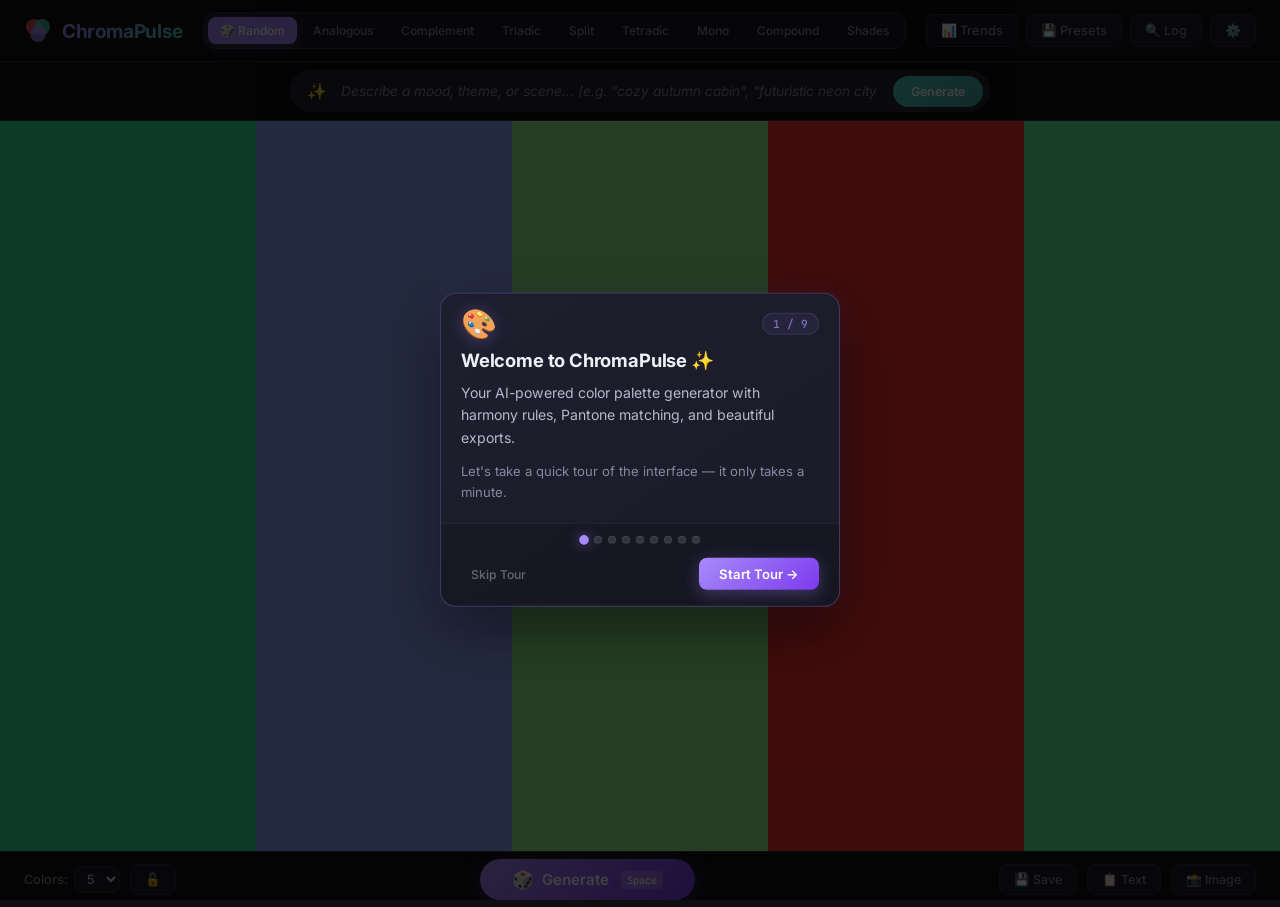
<file: index.html>
<!DOCTYPE html>
<html lang="en">

<head>
    <meta charset="UTF-8">
    <meta name="viewport" content="width=device-width, initial-scale=1.0">
    <title>ChromaPulse — Color Palette Generator</title>
    <meta name="description"
        content="Generate stunning color palettes with harmony rules, trending palettes, Pantone matching, and preset saving.">
    <link
        href="https://fonts.googleapis.com/css2?family=Inter:wght@300;400;500;600;700;800&family=JetBrains+Mono:wght@400;500&display=swap"
        rel="stylesheet">
    <link rel="stylesheet" href="styles.css">
    <link rel="stylesheet" href="onboarding.css">
</head>

<body>
    <!-- Header -->
    <header id="app-header">
        <div class="header-left">
            <div class="logo">
                <svg width="28" height="28" viewBox="0 0 28 28" fill="none">
                    <circle cx="10" cy="10" r="8" fill="#FF6B6B" opacity="0.8" />
                    <circle cx="18" cy="10" r="8" fill="#4ECDC4" opacity="0.8" />
                    <circle cx="14" cy="17" r="8" fill="#A78BFA" opacity="0.8" />
                </svg>
                <h1>ChromaPulse</h1>
            </div>
        </div>
        <div class="header-center">
            <div class="harmony-selector" id="harmony-selector">
                <button class="harmony-btn active" data-harmony="random" title="Random">🎲 Random</button>
                <button class="harmony-btn" data-harmony="analogous" title="Analogous">Analogous</button>
                <button class="harmony-btn" data-harmony="complementary" title="Complementary">Complement</button>
                <button class="harmony-btn" data-harmony="triadic" title="Triadic">Triadic</button>
                <button class="harmony-btn" data-harmony="split-complementary"
                    title="Split Complementary">Split</button>
                <button class="harmony-btn" data-harmony="tetradic" title="Tetradic / Square">Tetradic</button>
                <button class="harmony-btn" data-harmony="monochromatic" title="Monochromatic">Mono</button>
                <button class="harmony-btn" data-harmony="compound" title="Compound">Compound</button>
                <button class="harmony-btn" data-harmony="shades" title="Shades">Shades</button>
            </div>
        </div>
        <div class="header-right">
            <button id="btn-trending" class="icon-btn" title="Trending Palettes">📊 Trends</button>
            <button id="btn-presets" class="icon-btn" title="Saved Presets">💾 Presets</button>
            <button id="btn-debug" class="icon-btn" title="LLM Debug Log">🔍 Log</button>
            <button id="btn-settings" class="icon-btn" title="AI Settings">⚙️</button>
        </div>
    </header>

    <!-- Prompt Bar -->
    <div id="prompt-bar">
        <div class="prompt-wrapper">
            <span class="prompt-icon">✨</span>
            <input type="text" id="prompt-input"
                placeholder='Describe a mood, theme, or scene... (e.g. "cozy autumn cabin", "futuristic neon city")'
                autocomplete="off">
            <button id="btn-prompt-generate" class="prompt-btn" title="Generate from prompt">Generate</button>
        </div>
    </div>

    <!-- Main Palette Display -->
    <main id="palette-container">
        <!-- Colors will be injected here by JS -->
    </main>

    <!-- Bottom Bar -->
    <footer id="bottom-bar">
        <div class="bottom-left">
            <label class="color-count-label">
                Colors:
                <select id="color-count">
                    <option value="3">3</option>
                    <option value="4">4</option>
                    <option value="5" selected>5</option>
                    <option value="6">6</option>
                    <option value="7">7</option>
                </select>
            </label>
            <button id="btn-lock-all" class="small-btn" title="Lock/Unlock All">🔓</button>
        </div>
        <div class="bottom-center">
            <button id="btn-generate" class="generate-btn" title="Generate New Palette (Spacebar)">
                <span class="gen-icon">🎲</span>
                <span>Generate</span>
                <kbd>Space</kbd>
            </button>
        </div>
        <div class="bottom-right">
            <button id="btn-save" class="small-btn" title="Save Current Palette">💾 Save</button>
            <button id="btn-export" class="small-btn" title="Export as Text">📋 Text</button>
            <button id="btn-export-img" class="small-btn" title="Export as Image">📸 Image</button>
        </div>
    </footer>

    <!-- Image Export Preview -->
    <div id="export-preview" class="dialog hidden">
        <div class="dialog-content export-dialog-content">
            <h3>📸 Swatch Card</h3>
            <div id="export-canvas-wrap">
                <canvas id="export-canvas"></canvas>
            </div>
            <div class="dialog-actions export-actions">
                <button id="export-close" class="small-btn">Close</button>
                <button id="export-copy-img" class="small-btn primary">📋 Copy to Clipboard</button>
                <button id="export-download" class="small-btn primary">⬇ Full Palette</button>
                <button id="export-cards" class="small-btn primary">🃏 Individual Cards</button>
            </div>
        </div>
    </div>

    <!-- Hidden canvas for rendering -->
    <canvas id="render-canvas" style="display:none;"></canvas>

    <!-- Presets Panel -->
    <div id="presets-panel" class="side-panel hidden">
        <div class="panel-header">
            <h2>Saved Presets</h2>
            <button class="panel-close" id="close-presets">✕</button>
        </div>
        <div id="presets-list" class="panel-body">
            <p class="empty-state">No presets saved yet. Generate a palette and hit Save!</p>
        </div>
    </div>

    <!-- Trending Panel -->
    <div id="trending-panel" class="side-panel hidden">
        <div class="panel-header">
            <h2>Trending Palettes</h2>
            <button class="panel-close" id="close-trending">✕</button>
        </div>
        <div id="trending-list" class="panel-body">
            <!-- Populated by JS -->
        </div>
    </div>

    <!-- Debug Log Panel -->
    <div id="debug-panel" class="side-panel hidden">
        <div class="panel-header">
            <h2>🔍 LLM Query Log</h2>
            <div style="display:flex;gap:6px;">
                <button class="panel-close" id="clear-debug" title="Clear Log">🗑️</button>
                <button class="panel-close" id="close-debug">✕</button>
            </div>
        </div>
        <div id="debug-list" class="panel-body">
            <p class="empty-state">No queries yet. Use the prompt bar to generate a palette.</p>
        </div>
    </div>

    <!-- Overlay -->
    <div id="overlay" class="overlay hidden"></div>

    <!-- Toast -->
    <div id="toast" class="toast hidden"></div>

    <!-- Save Dialog -->
    <div id="save-dialog" class="dialog hidden">
        <div class="dialog-content">
            <h3>Save Palette</h3>
            <input type="text" id="preset-name" placeholder="My Cool Palette" maxlength="40" autocomplete="off">
            <div class="dialog-actions">
                <button id="save-cancel" class="small-btn">Cancel</button>
                <button id="save-confirm" class="small-btn primary">Save</button>
            </div>
        </div>
    </div>

    <!-- AI Settings Dialog -->
    <div id="settings-dialog" class="dialog hidden">
        <div class="dialog-content settings-dialog-content">
            <h3>⚙️ AI Settings</h3>
            <p class="settings-desc">
                Prompt generation works <strong>offline</strong> with smart keyword matching (100+ keywords).<br><br>
                For richer AI-powered results, choose a provider below.
            </p>

            <label class="settings-label">Provider</label>
            <select id="ai-provider">
                <option value="ollama">🏠 Ollama (local, free)</option>
                <option value="openai">🔑 OpenAI API</option>
                <option value="groq">⚡ Groq (free tier)</option>
                <option value="openrouter">🌐 OpenRouter</option>
            </select>

            <div id="ollama-setup-wrap">
                <div class="settings-setup">
                    <div class="setup-step">
                        <span class="step-num">1</span>
                        <span>Install <a href="https://ollama.com/download" target="_blank"
                                style="color:#4ecdc4;">Ollama</a></span>
                    </div>
                    <div class="setup-step">
                        <span class="step-num">2</span>
                        <span>Run: <code>ollama pull qwen3.5:35b-a3b</code></span>
                    </div>
                    <div class="setup-step">
                        <span class="step-num">3</span>
                        <span>Keep Ollama running, then hit "Test Connection" below</span>
                    </div>
                </div>
            </div>

            <div id="api-key-wrap" class="hidden">
                <label class="settings-label">API Key</label>
                <input type="password" id="ai-api-key" placeholder="sk-..." autocomplete="off">
                <div id="api-key-help" style="font-size:0.72rem;color:#9CA3AF;margin-top:4px;"></div>
            </div>

            <label class="settings-label">Model</label>
            <select id="ollama-model">
                <optgroup label="⭐ Recommended">
                    <option value="qwen3.5:35b-a3b">Qwen 3.5 35B ⭐ (best knowledge)</option>
                    <option value="qwen3:8b">Qwen 3 8B (~5GB, great balance)</option>
                    <option value="qwen2.5:7b">Qwen 2.5 7B (~4.5GB)</option>
                </optgroup>
                <optgroup label="⚡ Faster">
                    <option value="qwen2.5:3b">Qwen 2.5 3B (~2GB)</option>
                    <option value="qwen2.5:1.5b">Qwen 2.5 1.5B (~1GB)</option>
                </optgroup>
                <optgroup label="Custom">
                    <option value="custom">Custom model...</option>
                </optgroup>
            </select>

            <div id="custom-model-wrap" class="hidden">
                <label class="settings-label">Custom Model Name</label>
                <input type="text" id="ollama-custom-model" placeholder="my-model:latest" autocomplete="off">
            </div>

            <div id="ollama-host-wrap">
                <label class="settings-label">Ollama Host</label>
                <input type="text" id="ollama-host" placeholder="http://localhost:11434" value="http://localhost:11434"
                    autocomplete="off">
            </div>

            <div class="settings-status" id="ai-status">Mode: <strong>Smart Keywords</strong> (offline)</div>

            <div style="margin-top:4px;margin-bottom:14px;">
                <button id="btn-restart-tour" class="small-btn"
                    style="width:100%;text-align:center;font-size:0.78rem;">🎓 Restart Onboarding Tour</button>
            </div>

            <div class="dialog-actions">
                <button id="settings-cancel" class="small-btn">Cancel</button>
                <button id="settings-test" class="small-btn">🔌 Test</button>
                <button id="settings-save" class="small-btn primary">Save</button>
            </div>
        </div>
    </div>

    <script src="pantone.js"></script>
    <script src="app.js"></script>
    <script src="onboarding.js"></script>
</body>

</html>
</file>
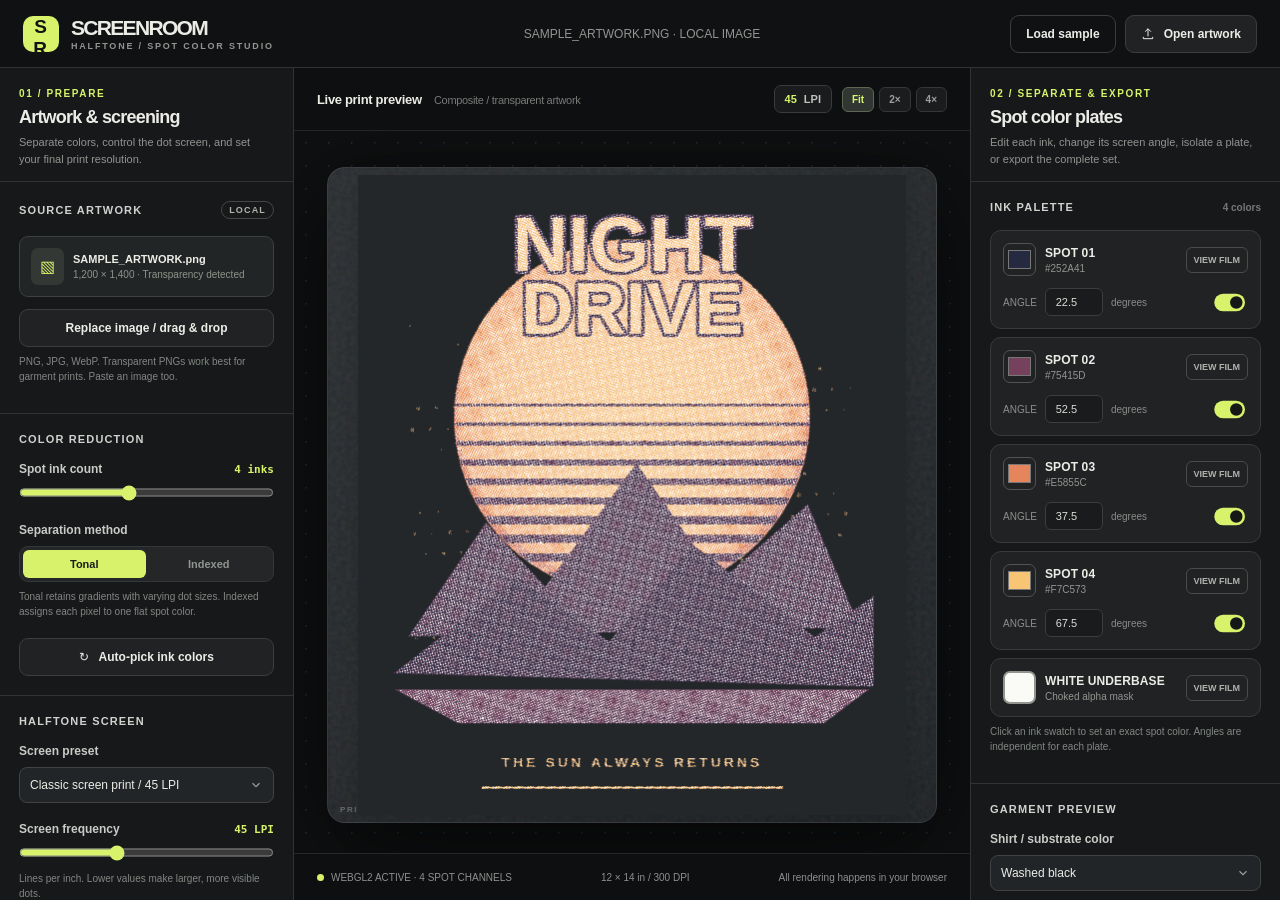
<file: screenroom.html>
<!DOCTYPE html>
<html lang="en">
<head>
<meta charset="utf-8">
<meta name="viewport" content="width=device-width,initial-scale=1,viewport-fit=cover">
<meta name="color-scheme" content="dark">
<title>SCREENROOM — Halftone & Spot Color Studio</title>
<style>
:root{--bg:#0d0e10;--panel:#16181a;--panel2:#1c1e20;--line:#303234;--text:#ecece7;--muted:#919590;--lime:#d8f36b;--accent:#d8f36b;--warm:#efa780;--danger:#f48b83;--radius:13px;font-family:Inter,ui-sans-serif,-apple-system,BlinkMacSystemFont,"Segoe UI",sans-serif;color:var(--text);background:var(--bg);font-synthesis:none}*{box-sizing:border-box}body{margin:0;min-width:320px;overflow-x:hidden}button,input,select{font:inherit}button{cursor:pointer;transition:background .15s,color .15s,border-color .15s}button:disabled{opacity:.42;cursor:not-allowed}button:focus-visible,input:focus-visible,select:focus-visible{outline:2px solid var(--accent);outline-offset:3px}header{height:68px;border-bottom:1px solid var(--line);display:flex;align-items:center;justify-content:space-between;padding:0 23px;gap:20px;background:#101113}.brand{display:flex;align-items:center;gap:12px;flex-shrink:0}.mark{width:36px;height:36px;background:var(--lime);color:#131313;border-radius:10px;display:grid;place-items:center;font-weight:950;font-size:19px;letter-spacing:-4px;padding-right:5px}.brandtext{font-weight:900;letter-spacing:-.08em;font-size:21px}.brandtext small{font-size:9px;color:var(--muted);display:block;letter-spacing:.2em;font-weight:700;margin-top:1px}.top-mid{color:var(--muted);font-size:12px;white-space:nowrap;overflow:hidden;text-overflow:ellipsis;max-width:40vw}.top-actions{display:flex;gap:9px;align-items:center}.button{border:1px solid #3b3e3d;background:#202224;color:var(--text);border-radius:9px;padding:11px 15px;font-size:12px;font-weight:750;display:inline-flex;align-items:center;justify-content:center;gap:9px;white-space:nowrap}.button:hover{background:#2a2d2c}.button.primary{background:var(--lime);border-color:var(--lime);color:#101311}.button.primary:hover{background:#e6ff88}.button.ghost{background:transparent}.button.compact{padding:8px 11px}.button.small{font-size:11px;padding:7px 10px}.button svg{width:14px;height:14px;fill:none;stroke:currentColor;stroke-width:1.7}.app{display:grid;grid-template-columns:294px minmax(0,1fr) 310px;height:calc(100vh - 68px);min-height:0;max-height:calc(100vh - 68px);overflow:hidden;grid-template-rows:minmax(0,1fr)}.side{min-height:0;overflow:auto;scrollbar-width:thin;scrollbar-color:#444 transparent;background:var(--panel)}.side.left{border-right:1px solid var(--line)}.side.right{border-left:1px solid var(--line)}.s-top{padding:20px 19px 12px;border-bottom:1px solid var(--line)}.eyebrow{font-size:10px;letter-spacing:.16em;font-weight:850;color:var(--lime);text-transform:uppercase}.s-top h2{font-size:18px;letter-spacing:-.045em;margin:8px 0 6px}.s-top p{font-size:11px;color:var(--muted);line-height:1.5;margin:0 0 2px}.section{padding:19px;border-bottom:1px solid var(--line)}.section h3{margin:0 0 17px;text-transform:uppercase;letter-spacing:.105em;font-weight:800;font-size:11px;color:#d0d2ce;display:flex;justify-content:space-between;align-items:center}.section h3 small{font-size:10px;color:#747976;text-transform:none;letter-spacing:0}.field{margin-bottom:19px}.field:last-child{margin-bottom:0}.field-head{display:flex;justify-content:space-between;align-items:center;gap:10px;margin-bottom:9px}.field-head label{font-size:12px;color:#c8cbc6;font-weight:650}.field-head output{font-size:11px;font-family:ui-monospace,SFMono-Regular,monospace;color:var(--lime);font-weight:750;white-space:nowrap}.hint{color:#838782;font-size:10px;line-height:1.5;margin-top:7px}.range{width:100%;margin:0;accent-color:var(--lime);height:15px;cursor:pointer}.inline{display:flex;gap:9px}.inline>*{flex:1;min-width:0}.num,.select{width:100%;background:#222527;border:1px solid #414442;color:var(--text);padding:10px;border-radius:8px;outline:none;font-size:12px}.num:focus,.select:focus{border-color:var(--lime)}.select{appearance:none;background-image:url("data:image/svg+xml,%3Csvg xmlns='http://www.w3.org/2000/svg' width='14' height='14' viewBox='0 0 24 24' fill='none' stroke='%239c9f9c' stroke-width='2'%3E%3Cpath d='m6 9 6 6 6-6'/%3E%3C/svg%3E");background-repeat:no-repeat;background-position:right 10px center;padding-right:25px}.seg{display:flex;background:#242628;border:1px solid #343739;border-radius:9px;padding:3px;gap:2px}.seg button{border:0;background:transparent;color:var(--muted);padding:8px 5px;font-size:11px;font-weight:800;border-radius:6px;flex:1}.seg button.active{background:var(--lime);color:#1a1b18}.switchrow{display:flex;align-items:center;justify-content:space-between;gap:10px;padding:7px 0}.switchrow div strong{display:block;font-size:12px}.switchrow div small{display:block;color:var(--muted);font-size:10px;margin-top:4px;line-height:1.4}.toggle{appearance:none;width:37px;height:21px;border-radius:30px;background:#46494b;position:relative;cursor:pointer;flex-shrink:0;border:0;transition:background .2s}.toggle:before{content:"";position:absolute;width:15px;height:15px;border-radius:50%;background:#fafafa;left:3px;top:3px;transition:transform .2s}.toggle:checked{background:var(--lime)}.toggle:checked:before{transform:translateX(16px);background:#161817}.sep{border:0;border-top:1px solid #333638;margin:17px 0}.stage{background:#0e0f10;position:relative;display:flex;flex-direction:column;overflow:auto;min-width:0}.stagebar{min-height:63px;border-bottom:1px solid #242628;padding:13px 23px;display:flex;align-items:center;justify-content:space-between;gap:15px;flex-wrap:wrap}.stagebar h1{margin:0;font-size:13px;letter-spacing:-.025em}.stagebar h1 span{color:#787b78;font-weight:500;margin-left:9px;font-size:11px}.stagebar .controls{display:flex;align-items:center;gap:10px}.chip{border:1px solid #3a3c3b;background:#191b1d;border-radius:7px;padding:7px 10px;color:#bdc0bb;font-weight:750;font-size:11px;display:flex;gap:7px;align-items:center}.chip strong{color:var(--lime)}.canvasarea{flex:1;min-height:0;display:flex;align-items:center;justify-content:center;padding:36px 26px 30px;position:relative;overflow:hidden;background-color:#0f1011;background-image:radial-gradient(#242627 1px,transparent 1px);background-size:23px 23px}.canvasback{position:relative;display:flex;justify-content:center;align-items:center;min-width:100px;min-height:100px;width:min(100%,610px);max-height:100%;padding:22px;border-radius:18px;background:linear-gradient(138deg,rgba(255,255,255,.055),rgba(0,0,0,.025)),var(--fabric,#222729);border:1px solid rgba(255,255,255,.09);box-shadow:0 22px 100px #0009, inset 0 0 90px #0002}.canvasback:before{content:"";position:absolute;inset:0;border-radius:inherit;pointer-events:none;opacity:.22;background-image:url("data:image/svg+xml,%3Csvg viewBox='0 0 160 160' xmlns='http://www.w3.org/2000/svg'%3E%3Cfilter id='n'%3E%3CfeTurbulence type='fractalNoise' baseFrequency='.76' numOctaves='3' stitchTiles='stitch'/%3E%3C/filter%3E%3Cpath filter='url(%23n)' opacity='.4' d='M0 0h160v160H0z'/%3E%3C/svg%3E")}.canvasback:after{content:"PRINT AREA";position:absolute;left:12px;bottom:8px;font-weight:850;font-size:8px;letter-spacing:.2em;color:#ffffff50}.canvasframe{width:100%;display:flex;justify-content:center;align-items:center;max-height:min(calc(100vh - 265px),770px);position:relative;z-index:1}.canvasframe canvas{display:block;width:auto;height:auto;max-width:100%;max-height:min(calc(100vh - 260px),730px);object-fit:contain;filter:drop-shadow(0 9px 15px #0003)}.stagefoot{min-height:47px;border-top:1px solid #252728;display:flex;justify-content:space-between;align-items:center;color:#8d908e;padding:10px 23px;font-size:10px;gap:12px;flex-wrap:wrap}.dots{display:inline-flex;align-items:center;gap:7px}.dot{height:7px;width:7px;background:var(--lime);border-radius:50%;display:inline-block}.view-mode{display:flex;gap:5px;align-items:center}.view-mode button{border:1px solid #343739;background:#1a1c1e;color:#9c9f9c;border-radius:6px;padding:6px 9px;font-size:10px;font-weight:850}.view-mode button.active{background:#313632;color:var(--lime);border-color:#5e6753}.inklist{display:flex;flex-direction:column;gap:8px}.ink{border:1px solid #383a3b;background:#202223;border-radius:11px;padding:12px}.inkheader{display:flex;align-items:center;justify-content:space-between;gap:8px}.inkleft{display:flex;align-items:center;gap:9px;min-width:0}.ink input[type=color]{border:1px solid #515455;background:transparent;width:33px;height:33px;padding:2px;border-radius:7px;cursor:pointer;flex-shrink:0}.inkname{min-width:0}.inkname strong{display:block;font-size:12px;letter-spacing:.01em}.inkname small{display:block;font-size:10px;color:var(--muted);margin-top:3px}.ink .platebtn{background:transparent;border:1px solid #494c4b;color:#aeb2ac;font-size:9px;border-radius:6px;padding:7px;white-space:nowrap;font-weight:800}.ink .platebtn.active{border-color:var(--lime);color:var(--lime)}.inkbottom{display:flex;align-items:center;gap:8px;margin-top:12px}.inkbottom label{font-size:10px;color:#8b908c;white-space:nowrap}.inkbottom input[type=number]{width:58px;min-width:0;padding:7px;background:#191b1c;border:1px solid #3b3e3d;border-radius:6px;color:#daddd7;text-align:center;font-size:11px}.inkbottom .toggle{transform:scale(.83);transform-origin:right center;margin-left:auto}.exportbox{background:#202323;border:1px solid #424840;border-radius:12px;padding:13px}.statgrid{display:grid;grid-template-columns:1fr 1fr;gap:12px;margin-bottom:15px}.statgrid strong{font-size:14px;letter-spacing:-.025em}.statgrid span{font-size:10px;color:var(--muted);display:block;margin-top:5px}.exportbox .button{width:100%;margin-bottom:7px}.exportbox .button:last-child{margin-bottom:0}.progress{background:#353838;height:5px;border-radius:10px;overflow:hidden;margin:10px 0 3px;display:none}.progress>div{width:0%;height:100%;background:var(--lime);transition:width .15s}.message{font-size:10px;color:#959a93;line-height:1.5;margin-top:9px;min-height:15px}.pill{border:1px solid #454845;border-radius:50px;padding:3px 7px;font-size:9px;font-weight:750;color:#aeb3aa}.fineprint{font-size:10px;color:#828782;line-height:1.6;margin-top:12px}.emptyicon{width:50px;height:50px;border:1px dashed #788575;border-radius:12px;display:grid;place-items:center;color:var(--lime);font-size:27px}.dropoverlay{display:none;position:absolute;z-index:20;inset:12px;background:#141a14ed;border:2px dashed var(--lime);border-radius:18px;place-items:center;font-weight:850;font-size:20px;text-align:center}.dropoverlay.show{display:grid}.minihelp{color:#92978f;font-size:10px;line-height:1.65}.minihelp b{color:#d4d6d0}.labelcaps{font-weight:800;letter-spacing:.12em;font-size:9px;color:#8b9088;text-transform:uppercase;margin:0 0 8px}.fileinfo{padding:11px;background:#222525;border-radius:9px;display:flex;align-items:center;gap:9px;border:1px solid #3d403c;margin-bottom:12px}.fileinfo .filetag{background:#333834;border-radius:7px;padding:9px;color:var(--lime)}.fileinfo strong{font-size:11px;display:block;overflow:hidden;text-overflow:ellipsis;white-space:nowrap;max-width:186px}.fileinfo small{font-size:10px;display:block;color:#8e938b;margin-top:4px}.toast{position:fixed;z-index:99;bottom:24px;left:50%;transform:translateX(-50%) translateY(12px);padding:12px 17px;border:1px solid #5b6750;border-radius:9px;background:#252e24;color:#e7f5d8;font-size:12px;box-shadow:0 12px 40px #0009;opacity:0;pointer-events:none;transition:opacity .2s,transform .2s;max-width:90vw;text-align:center}.toast.show{opacity:1;transform:translateX(-50%)}#preview{background:transparent}input[type=range]::-webkit-slider-thumb{cursor:pointer}.nosupport{padding:50px;max-width:600px;margin:auto;display:none}@media(max-width:1180px){.app{grid-template-columns:258px minmax(0,1fr) 270px}.section{padding:15px}.s-top{padding:18px 15px 12px}.canvasarea{padding:24px 12px}}@media(max-width:900px){header{padding:0 14px;height:61px}.top-mid{display:none}.app{display:flex;flex-direction:column;height:auto;max-height:none;min-height:0;overflow:visible}.stage{order:1;min-height:510px;max-height:none}.side.left{order:2;border:0;overflow:visible}.side.right{order:3;border:0;overflow:visible}.canvasarea{min-height:390px;padding:22px 16px}.canvasback{max-width:580px}.canvasframe{max-height:550px}.canvasframe canvas{max-height:510px}.side .section{padding:18px 22px}.side .s-top{padding:17px 22px}.stagebar{padding:12px 16px}.stagefoot{padding:10px 16px}.inklist{display:grid;grid-template-columns:repeat(auto-fit,minmax(225px,1fr))}}@media(max-width:530px){.brandtext{font-size:17px}.mark{width:31px;height:31px;font-size:16px}.top-actions .button{padding:9px 10px;font-size:11px}.top-actions #sampleButton{display:none}.stagebar h1 span{display:none}.stagebar{gap:5px}.stagebar .chip{padding:6px}.stage{min-height:440px}.canvasarea{min-height:315px}.canvasback{padding:10px}.canvasframe canvas{max-height:430px}.canvasback:after{display:none}.stagefoot{font-size:9px}.stagefoot span:nth-child(2){display:none}} 
</style>
</head>
<body>
<header>
  <div class="brand"><div class="mark">S<span style="letter-spacing:-3px">R</span></div><div class="brandtext">SCREENROOM<small>HALFTONE / SPOT COLOR STUDIO</small></div></div>
  <div class="top-mid" id="topFilename">LOCAL FILE · BROWSER-BASED · NO UPLOADS</div>
  <div class="top-actions"><button class="button ghost" id="sampleButton">Load sample</button><button class="button" id="uploadButton"><svg viewBox="0 0 24 24"><path d="M12 16V3m0 0L7 8m5-5 5 5M4 17v3h16v-3"/></svg> Open artwork</button><input type="file" id="fileInput" accept="image/png,image/jpeg,image/webp,image/bmp,image/gif" hidden></div>
</header>
<div id="noSupport" class="nosupport"><h1>WebGL2 is required</h1><p>This tool needs a modern browser with WebGL2 enabled. Try an up-to-date version of Chrome, Safari, Firefox, or Edge.</p></div>
<div class="app" id="app">
<aside class="side left">
  <div class="s-top"><div class="eyebrow">01 / PREPARE</div><h2>Artwork & screening</h2><p>Separate colors, control the dot screen, and set your final print resolution.</p></div>
  <section class="section"><h3>Source artwork <span class="pill">LOCAL</span></h3><div class="fileinfo"><div class="filetag">▧</div><div style="min-width:0"><strong id="fileName">SAMPLE_ARTWORK.png</strong><small id="fileMeta">1200 × 1400 · Transparent</small></div></div><button class="button" style="width:100%" id="replaceButton">Replace image / drag & drop</button><p class="hint">PNG, JPG, WebP. Transparent PNGs work best for garment prints. Paste an image too.</p></section>
  <section class="section"><h3>Color reduction</h3>
    <div class="field"><div class="field-head"><label for="colorCount">Spot ink count</label><output id="colorCountValue">4 inks</output></div><input class="range" id="colorCount" type="range" min="1" max="8" step="1" value="4"></div>
    <div class="field"><div class="field-head"><label>Separation method</label></div><div class="seg" id="separationMode"><button data-mode="tonal" class="active">Tonal</button><button data-mode="indexed">Indexed</button></div><p class="hint" id="modeHint">Tonal retains gradients with varying dot sizes. Indexed assigns each pixel to one flat spot color.</p></div>
    <button id="rebuildButton" class="button" style="width:100%">↻ &nbsp; Auto-pick ink colors</button>
  </section>
  <section class="section"><h3>Halftone screen</h3>
    <div class="field"><div class="field-head"><label for="preset">Screen preset</label></div><select class="select" id="preset"><option value="custom">Custom settings</option><option value="vintage">Vintage tee / 35 LPI</option><option value="classic" selected>Classic screen print / 45 LPI</option><option value="detail">Fine detail / 65 LPI</option><option value="newsprint">Newsprint / 28 LPI</option><option value="athletic">Athletic graphic / 55 LPI</option></select></div>
    <div class="field"><div class="field-head"><label for="lpi">Screen frequency</label><output id="lpiValue">45 LPI</output></div><input class="range" id="lpi" type="range" min="12" max="100" step="1" value="45"><div class="hint">Lines per inch. Lower values make larger, more visible dots.</div></div>
    <div class="field"><div class="field-head"><label for="shape">Dot / cell shape</label></div><select id="shape" class="select"><option value="0">Round dot</option><option value="1">Ellipse</option><option value="2">Square</option><option value="3">Diamond</option><option value="4">Line screen</option><option value="5">Crosshatch</option><option value="6">Hexagon</option><option value="7">Star</option></select></div>
    <div class="field"><div class="field-head"><label for="baseAngle">Base screen angle</label><output id="angleValue">22.5°</output></div><input class="range" id="baseAngle" type="range" min="0" max="90" step="0.5" value="22.5"><div class="hint">Per-ink angles can be changed in the spot plates panel.</div></div>
    <div class="field"><div class="field-head"><label for="gain">Dot gain / ink spread</label><output id="gainValue">+4%</output></div><input class="range" id="gain" type="range" min="-25" max="35" step="1" value="4"></div>
    <div class="field"><div class="field-head"><label for="contrast">Tone contrast</label><output id="contrastValue">100%</output></div><input class="range" id="contrast" type="range" min="50" max="180" step="1" value="100"></div>
    <div class="switchrow"><div><strong>1-bit bitmap edges</strong><small>Hard pixel edges, no antialiasing</small></div><input type="checkbox" class="toggle" id="bitmap"></div>
  </section>
  <section class="section"><h3>Print dimensions</h3>
    <div class="inline"><div class="field"><div class="field-head"><label for="printWidth">Width / inches</label></div><input id="printWidth" class="num" type="number" min="2" max="30" step="0.25" value="12"></div><div class="field"><div class="field-head"><label for="dpi">Output DPI</label></div><select class="select" id="dpi"><option>150</option><option>200</option><option selected>300</option><option>450</option><option>600</option></select></div></div><div class="hint">Width sets physical dot size. Height follows the artwork aspect ratio. Exports include DPI metadata in PNG files.</div>
  </section>
</aside>
<main class="stage" id="dropZone">
  <div class="stagebar"><h1>Live print preview <span id="previewTitle">Composite / transparent artwork</span></h1><div class="controls"><span class="chip" id="screenIndicator"><strong>45</strong> LPI</span><div class="view-mode"><button data-zoom="1" class="active">Fit</button><button data-zoom="2">2×</button><button data-zoom="4">4×</button></div></div></div>
  <div class="canvasarea"><div class="canvasback" id="canvasBack"><div class="canvasframe"><canvas id="preview" width="700" height="800" aria-label="Live WebGL spot color halftone preview"></canvas></div></div><div class="dropoverlay" id="dropOverlay"><div><div style="font-size:40px;margin-bottom:10px">↧</div>Drop artwork to separate<br><small style="font-size:12px;color:#adb9a5">PNG, JPG, WebP</small></div></div></div>
  <div class="stagefoot"><span class="dots"><i class="dot"></i><span id="renderStatus">WEBGL2 ACTIVE · LIVE PREVIEW</span></span><span id="stageStats">12.00 × 14.00 in / 300 DPI</span><span>All rendering happens in your browser</span></div>
</main>
<aside class="side right">
  <div class="s-top"><div class="eyebrow">02 / SEPARATE & EXPORT</div><h2>Spot color plates</h2><p>Edit each ink, change its screen angle, isolate a plate, or export the complete set.</p></div>
  <section class="section"><h3>Ink palette <small id="spotLabel">4 colors</small></h3><div class="inklist" id="inkList"></div><p class="hint">Click an ink swatch to set an exact spot color. Angles are independent for each plate.</p></section>
  <section class="section"><h3>Garment preview</h3><div class="field"><div class="field-head"><label for="fabric">Shirt / substrate color</label></div><select id="fabric" class="select"><option value="#23272a">Washed black</option><option value="#eeeeea">White</option><option value="#ddd2bb">Natural / cream</option><option value="#777b71">Stone gray</option><option value="#b84f45">Faded red</option><option value="#294d4a">Forest green</option><option value="#284a73">Royal navy</option></select></div><div class="switchrow"><div><strong>White ink underbase</strong><small>Show / export a white underbase plate</small></div><input type="checkbox" class="toggle" id="underbase" checked></div><div class="field" id="chokeField" style="margin-top:9px"><div class="field-head"><label for="choke">Underbase choke</label><output id="chokeValue">0.30 mm</output></div><input class="range" type="range" id="choke" min="0" max="1.5" step="0.05" value="0.3"></div><p class="hint">Underbase follows source transparency. A JPG will create a rectangular underbase.</p></section>
  <section class="section"><h3>Production exports</h3><div class="exportbox"><div class="statgrid"><div><strong id="pxSize">3,600 × 4,200</strong><span>Output pixels</span></div><div><strong id="printSize">12 × 14 in</strong><span>Print dimensions</span></div><div><strong id="plateCount">5 plates</strong><span>Including underbase</span></div><div><strong id="memorySize">15.1 MP</strong><span>Total image pixels</span></div></div><button class="button primary" id="exportZip">↓ &nbsp; Download print pack (.zip)</button><button class="button" id="exportComposite">↓ &nbsp; Transparent composite (.png)</button><button class="button" id="exportPlate">↓ &nbsp; Download viewed plate</button><div class="progress" id="progress"><div id="progressBar"></div></div><div class="message" id="exportMessage">Ready for high-resolution export.</div></div><div class="fineprint">Print pack contains separate transparent black-ink PNG films for every enabled spot, an optional white underbase, a transparent color composite, a palette reference, and a production spec sheet. Confirm LPI, ink order, dot gain, and registration with your print shop before production.</div></section>
  <section class="section"><h3>Quick guide</h3><div class="minihelp"><b>Tonal</b> preserves more of a photograph's shading with variable dots. <b>Indexed</b> makes flat color blocks; use dot gain or switch to Tonal for more visible screening.<br><br><b>LPI</b> controls screen density, while <b>DPI</b> controls the pixel resolution of exported films. Change garment color to preview how overprinting and underbase affect the design.<br><br><b>Plate view</b> shows actual separation dots at the chosen scale. Downloaded PNG plates use transparency for unprinted pixels and black for printed pixels.</div></section>
</aside>
</div>
<div class="toast" id="toast"></div>
<script>
(()=>{'use strict';
const $=s=>document.querySelector(s), $$=s=>[...document.querySelectorAll(s)];
const ui={preview:$('#preview'),file:$('#fileInput'),inkList:$('#inkList'),progress:$('#progress'),progressBar:$('#progressBar'),exportMessage:$('#exportMessage')};
const S={name:'SAMPLE_ARTWORK.png',source:null,imageData:null,sourceWidth:1200,sourceHeight:1400,alpha:true,n:4,palette:[],colors:[],enabled:[],angles:[],mode:'tonal',lpi:45,dpi:300,printWidth:12,shape:0,baseAngle:22.5,gain:.04,contrast:1,bitmap:false,fabric:'#23272a',underbase:true,choke:.3,zoom:1,plate:-1,masks:null,busy:false,ctx:null,pipeline:null,changeToken:0};
const printHeight=()=>S.printWidth*S.sourceHeight/S.sourceWidth;
const exportDims=()=>({w:Math.round(S.printWidth*S.dpi),h:Math.round(printHeight()*S.dpi)});
const htmlesc=s=>String(s).replace(/[&<>"']/g,c=>({'&':'&amp;','<':'&lt;','>':'&gt;','"':'&quot;',"'":'&#39;'}[c]));
function status(s){$('#renderStatus').textContent=s}function toast(s){let t=$('#toast');t.textContent=s;t.classList.add('show');clearTimeout(toast.timeout);toast.timeout=setTimeout(()=>t.classList.remove('show'),3000)}
function hexToRgb(hex){const h=hex.replace('#','');return [parseInt(h.slice(0,2),16)/255,parseInt(h.slice(2,4),16)/255,parseInt(h.slice(4,6),16)/255]}
function rgbToHex(r,g,b){return '#'+[r,g,b].map(c=>Math.max(0,Math.min(255,Math.round(c))).toString(16).padStart(2,'0')).join('')}
function lab(r,g,b){let f=v=>{v/=255;return v>.04045?Math.pow((v+.055)/1.055,2.4):v/12.92};r=f(r);g=f(g);b=f(b);let x=(r*.4124564+g*.3575761+b*.1804375)/.95047,y=(r*.2126729+g*.7151522+b*.0721750),z=(r*.0193339+g*.1191920+b*.9503041)/1.08883;let q=t=>t>.008856?Math.cbrt(t):7.787*t+16/116;x=q(x);y=q(y);z=q(z);return [(116*y-16),500*(x-y),200*(y-z)]}
function dist2(a,b){let d0=a[0]-b[0],d1=a[1]-b[1],d2=a[2]-b[2];return d0*d0+(.7*d1)*(.7*d1)+(.7*d2)*(.7*d2)}
function discoverPalette(imageData,n){const d=imageData.data, samples=[];let step=Math.max(1,Math.floor(Math.sqrt(imageData.width*imageData.height/13000)));for(let y=0;y<imageData.height;y+=step){for(let x=0;x<imageData.width;x+=step){const i=(y*imageData.width+x)*4;if(d[i+3]<65)continue;samples.push({lab:lab(d[i],d[i+1],d[i+2]),rgb:[d[i],d[i+1],d[i+2]]})}}if(!samples.length){return Array.from({length:n},()=> '#999999')};let centers=[];let darkest=samples.reduce((a,b)=>a.lab[0]<b.lab[0]?a:b);centers.push(darkest.lab.slice());while(centers.length<n){let best=samples[0],max=-1;for(let i=0;i<samples.length;i+=Math.max(1,Math.floor(samples.length/4000))){let v=Math.min(...centers.map(c=>dist2(c,samples[i].lab)));if(v>max){max=v;best=samples[i]}}centers.push(best.lab.slice())}for(let it=0;it<12;it++){let sums=Array.from({length:n},()=>[0,0,0,0]);for(const p of samples){let nearest=0,best=Infinity;for(let k=0;k<n;k++){let dd=dist2(p.lab,centers[k]);if(dd<best){best=dd;nearest=k}}const a=sums[nearest];a[0]+=p.lab[0];a[1]+=p.lab[1];a[2]+=p.lab[2];a[3]++}for(let k=0;k<n;k++){let a=sums[k];if(a[3])centers[k]=[a[0]/a[3],a[1]/a[3],a[2]/a[3]]}}
const selected=centers.map(c=>{let best=Infinity,pick=samples[0];for(let i=0;i<samples.length;i+=Math.max(1,Math.floor(samples.length/9000))){let dis=dist2(c,samples[i].lab);if(dis<best){best=dis;pick=samples[i]}}return {color:rgbToHex(...pick.rgb),brightness:c[0],chroma:Math.hypot(c[1],c[2])}});selected.sort((a,b)=>a.brightness-b.brightness);return selected.map(v=>v.color)}
function defaultAngles(n){const offsets=[0,30,15,45,60,75,10,50];return Array.from({length:n},(_,i)=>(S.baseAngle+offsets[i])%180)}
function createMaskData(img,colors,mode){const w=img.width,h=img.height,pixels=w*h,arr0=new Uint8Array(pixels*4),arr1=new Uint8Array(pixels*4),alpha=new Uint8Array(pixels),d=img.data;let labs=colors.map(c=>{const rgb=hexToRgb(c).map(c=>Math.round(c*255));return lab(...rgb)});let coords=[];for(let i=0;i<pixels;i++){let a=d[i*4+3];if(a<2)continue;let original=lab(d[i*4],d[i*4+1],d[i*4+2]);let best=1e15,second=1e15,k0=0,k1=0;for(let j=0;j<labs.length;j++){let dx=dist2(original,labs[j]);if(dx<best){second=best;k1=k0;best=dx;k0=j}else if(dx<second){second=dx;k1=j}}const dest=((h-1-Math.floor(i/w))*w+(i%w))*4;alpha[dest/4]=a;const masks=[arr0,arr1];if(mode==='indexed'||labs.length===1){let v=mode==='indexed'?a:Math.round(a*(.45+.55*(1-original[0]/100)));masks[Math.floor(k0/4)][dest+k0%4]=v}else{let w1=Math.exp(-best/950),w2=Math.exp(-second/950),wt=w1+w2;let f=w1/wt,g=w2/wt;let tone=Math.max(.04,Math.min(1,.44+.56*(1-original[0]/100)));let cov=a*tone;masks[Math.floor(k0/4)][dest+k0%4]=Math.round(cov*f);if(k1!==k0)masks[Math.floor(k1/4)][dest+k1%4]=Math.round(cov*g)}}return {w,h,arr0,arr1,alpha}}
const vertex=`#version 300 es
in vec2 a_position;out vec2 v_uv;void main(){v_uv=a_position*.5+.5;gl_Position=vec4(a_position,0.0,1.0);}`;
const fragment=`#version 300 es
precision highp float;
in vec2 v_uv;out vec4 outColor;
uniform sampler2D u_masks0,u_masks1,u_alpha;
uniform vec3 u_inks[8];uniform float u_angles[8];uniform float u_enabled[8];
uniform int u_n,u_shape,u_plate,u_preview,u_bitmap,u_underbase;
uniform vec2 u_fullInches,u_uvOffset,u_uvScale;uniform float u_lpi,u_gain,u_contrast,u_zoom,u_choke;
uniform vec3 u_fabric;
float channel(vec4 a,vec4 b,int i){if(i==0)return a.r;if(i==1)return a.g;if(i==2)return a.b;if(i==3)return a.a;if(i==4)return b.r;if(i==5)return b.g;if(i==6)return b.b;return b.a;}
float thresholdShape(vec2 p){vec2 ab=abs(p);float t=0.0;
if(u_shape==0) t=3.1415926*dot(p,p);
else if(u_shape==1) t=3.1415926*dot(p*vec2(0.73,1.37),p*vec2(0.73,1.37));
else if(u_shape==2) t=4.0*pow(max(ab.x,ab.y),2.0);
else if(u_shape==3) t=pow(ab.x+ab.y,2.0);
else if(u_shape==4) t=2.0*ab.x;
else if(u_shape==5) t=min(ab.x,ab.y)*3.0;
else if(u_shape==6) t=3.2*pow(max(ab.y,0.8660254*ab.x+0.5*ab.y),2.0);
else {float a=atan(p.y,p.x);float r=length(p);float star=0.63+0.27*cos(5.0*a);t=4.0*r*r/(star*star);}
return clamp(t,0.0,1.0);}
float screen(float coverage,float angle,vec2 uv){if(coverage<=0.0001)return 0.0;coverage=clamp((coverage-0.5)*u_contrast+0.5+u_gain,0.0,1.0);if(coverage<=0.0001)return 0.0;if(coverage>=0.9999)return 1.0;
float a=radians(angle);vec2 inch=uv*u_fullInches;vec2 p=mat2(cos(a),-sin(a),sin(a),cos(a))*(inch*u_lpi);vec2 cell=fract(p+0.5)-0.5;float t=thresholdShape(cell);if(u_bitmap==1)return coverage>=t?1.0:0.0;float edge=max(0.015,fwidth(t)*.65);return smoothstep(t-edge,t+edge,coverage);}
float baseAlpha(vec2 uv){vec2 d=vec2(u_choke)/u_fullInches;float a=texture(u_alpha,uv).r;if(u_choke>0.000001){a=min(a,texture(u_alpha,uv+vec2(d.x,0)).r);a=min(a,texture(u_alpha,uv-vec2(d.x,0)).r);a=min(a,texture(u_alpha,uv+vec2(0,d.y)).r);a=min(a,texture(u_alpha,uv-vec2(0,d.y)).r);}return a;}
void main(){vec2 uv=u_uvOffset+v_uv*u_uvScale; if(uv.x<0.0||uv.x>1.0||uv.y<0.0||uv.y>1.0){outColor=vec4(u_preview==1?u_fabric:vec3(0),float(u_preview));return;}
vec4 m0=texture(u_masks0,uv),m1=texture(u_masks1,uv);float under=u_underbase==1?baseAlpha(uv):0.0;
if(u_plate==-2){outColor=vec4(vec3(0.0),under);return;}
vec3 rgb=u_preview==1?u_fabric:vec3(0.0);float alphaOut=float(u_preview);
if(u_underbase==1){rgb=mix(rgb,vec3(1),under);alphaOut=under+(1.0-under)*alphaOut;}
for(int i=0;i<8;i++){if(i>=u_n)break;if(u_enabled[i]<0.5)continue;float v=channel(m0,m1,i);float dotInk=screen(v,u_angles[i],uv);if(u_plate>=0){if(i==u_plate){outColor=vec4(vec3(0),dotInk);return;}continue;}rgb=mix(rgb,u_inks[i],dotInk);alphaOut=dotInk+(1.0-dotInk)*alphaOut;}
if(u_plate>=0){outColor=vec4(0);return;}outColor=vec4(rgb,alphaOut);
}`;
function compile(gl,type,code){let sh=gl.createShader(type);gl.shaderSource(sh,code);gl.compileShader(sh);if(!gl.getShaderParameter(sh,gl.COMPILE_STATUS))throw Error(gl.getShaderInfoLog(sh));return sh}
function makePipeline(canvas,exporting=false){let gl=canvas.getContext('webgl2',{alpha:true,antialias:false,depth:false,stencil:false,preserveDrawingBuffer:exporting,premultipliedAlpha:false});if(!gl)return {canvas,fallback:true};let prog=gl.createProgram();gl.attachShader(prog,compile(gl,gl.VERTEX_SHADER,vertex));gl.attachShader(prog,compile(gl,gl.FRAGMENT_SHADER,fragment));gl.linkProgram(prog);if(!gl.getProgramParameter(prog,gl.LINK_STATUS))throw Error(gl.getProgramInfoLog(prog));gl.useProgram(prog);let vao=gl.createVertexArray();gl.bindVertexArray(vao);let buffer=gl.createBuffer();gl.bindBuffer(gl.ARRAY_BUFFER,buffer);gl.bufferData(gl.ARRAY_BUFFER,new Float32Array([-1,-1,1,-1,-1,1,-1,1,1,-1,1,1]),gl.STATIC_DRAW);let loc=gl.getAttribLocation(prog,'a_position');gl.enableVertexAttribArray(loc);gl.vertexAttribPointer(loc,2,gl.FLOAT,false,0,0);let U={};['u_masks0','u_masks1','u_alpha','u_inks','u_angles','u_enabled','u_n','u_shape','u_plate','u_preview','u_bitmap','u_underbase','u_fullInches','u_uvOffset','u_uvScale','u_lpi','u_gain','u_contrast','u_choke','u_fabric'].forEach(n=>U[n]=gl.getUniformLocation(prog,n==='u_inks'||n==='u_angles'||n==='u_enabled'?n+'[0]':n));let tex=[];for(let i=0;i<3;i++){let t=gl.createTexture();gl.activeTexture(gl.TEXTURE0+i);gl.bindTexture(gl.TEXTURE_2D,t);gl.texParameteri(gl.TEXTURE_2D,gl.TEXTURE_MIN_FILTER,gl.LINEAR);gl.texParameteri(gl.TEXTURE_2D,gl.TEXTURE_MAG_FILTER,gl.LINEAR);gl.texParameteri(gl.TEXTURE_2D,gl.TEXTURE_WRAP_S,gl.CLAMP_TO_EDGE);gl.texParameteri(gl.TEXTURE_2D,gl.TEXTURE_WRAP_T,gl.CLAMP_TO_EDGE);tex.push(t)}gl.uniform1i(U.u_masks0,0);gl.uniform1i(U.u_masks1,1);gl.uniform1i(U.u_alpha,2);gl.disable(gl.DEPTH_TEST);gl.disable(gl.BLEND);return {canvas,gl,prog,U,tex}}
function uploadTextures(P){if(P.fallback)return;const {gl,tex}=P,m=S.masks;if(!m)return;gl.pixelStorei(gl.UNPACK_ALIGNMENT,1);for(let i=0;i<3;i++){gl.activeTexture(gl.TEXTURE0+i);gl.bindTexture(gl.TEXTURE_2D,tex[i]);gl.texImage2D(gl.TEXTURE_2D,0,i===2?gl.R8:gl.RGBA8,m.w,m.h,0,i===2?gl.RED:gl.RGBA,gl.UNSIGNED_BYTE,i===0?m.arr0:i===1?m.arr1:m.alpha)}}
function render(P,params={}){if(!S.masks)return;if(P.fallback){renderCpu(P,params);return}let {gl,U,canvas}=P;gl.useProgram(P.prog);gl.bindVertexArray(gl.getParameter(gl.VERTEX_ARRAY_BINDING));let [w,h]=params.size||[canvas.width,canvas.height];if(canvas.width!==w)canvas.width=w;if(canvas.height!==h)canvas.height=h;gl.viewport(0,0,w,h);gl.clearColor(0,0,0,0);gl.clear(gl.COLOR_BUFFER_BIT);let inks=new Float32Array(24),angles=new Float32Array(8),enabled=new Float32Array(8);for(let i=0;i<8;i++){if(S.colors[i])inks.set(hexToRgb(S.colors[i]),i*3);angles[i]=S.angles[i]||0;enabled[i]=S.enabled[i]?1:0}gl.uniform3fv(U.u_inks,inks);gl.uniform1fv(U.u_angles,angles);gl.uniform1fv(U.u_enabled,enabled);gl.uniform1i(U.u_n,S.n);gl.uniform1i(U.u_shape,S.shape);gl.uniform1i(U.u_plate,params.plate??S.plate);gl.uniform1i(U.u_preview,params.preview?1:0);gl.uniform1i(U.u_bitmap,S.bitmap?1:0);gl.uniform1i(U.u_underbase,S.underbase?1:0);gl.uniform2f(U.u_fullInches,S.printWidth,printHeight());const r=params.uvRect||[(1-1/S.zoom)/2,(1-1/S.zoom)/2,1/S.zoom,1/S.zoom];gl.uniform2f(U.u_uvOffset,r[0],r[1]);gl.uniform2f(U.u_uvScale,r[2],r[3]);gl.uniform1f(U.u_lpi,S.lpi);gl.uniform1f(U.u_gain,S.gain);gl.uniform1f(U.u_contrast,S.contrast);gl.uniform1f(U.u_choke,S.choke/25.4);gl.uniform3fv(U.u_fabric,hexToRgb(S.fabric));gl.drawArrays(gl.TRIANGLES,0,6)}
// Canvas2D fallback for browsers that disable WebGL (also useful for print preview testing).
function renderCpu(P,params={}){
 const canvas=P.canvas,[w,h]=params.size||[canvas.width,canvas.height];if(canvas.width!==w)canvas.width=w;if(canvas.height!==h)canvas.height=h;
 const ctx=canvas.getContext('2d',{willReadFrequently:false}),image=ctx.createImageData(w,h),pixels=image.data,m=S.masks;
 const zoom=S.zoom,rect=params.uvRect||[(1-1/zoom)/2,(1-1/zoom)/2,1/zoom,1/zoom],plate=params.plate??S.plate,preview=!!params.preview;
 const fabrics=hexToRgb(S.fabric).map(v=>v*255),inks=S.colors.map(hexToRgb).map(rgb=>rgb.map(x=>x*255));
 const opts=Array.from({length:S.n},(_,i)=>{let a=S.angles[i]*Math.PI/180;return {c:Math.cos(a),s:Math.sin(a),r:i<4?0:1,ch:i%4}});
 const alpha=m.alpha,aw=m.w,ah=m.h,inchH=printHeight(),inchW=S.printWidth;
 function getAlpha(uvx,uvy){let x=Math.max(0,Math.min(aw-1,Math.floor(uvx*aw))),y=Math.max(0,Math.min(ah-1,Math.floor(uvy*ah)));return alpha[y*aw+x]/255}
 function base(x,y){if(!S.underbase)return 0;let a=getAlpha(x,y),dx=S.choke/25.4/inchW,dy=S.choke/25.4/inchH;if(dx>0){a=Math.min(a,getAlpha(x+dx,y),getAlpha(x-dx,y),getAlpha(x,y+dy),getAlpha(x,y-dy))}return a}
 function shape(p,q){let x=Math.abs(p),y=Math.abs(q),r2=p*p+q*q,t=0;switch(S.shape){case 0:t=Math.PI*r2;break;case 1:t=Math.PI*(p*p*.73*.73+q*q*1.37*1.37);break;case 2:t=4*Math.max(x,y)**2;break;case 3:t=(x+y)**2;break;case 4:t=2*x;break;case 5:t=Math.min(x,y)*3;break;case 6:t=3.2*Math.max(y,.8660254*x+.5*y)**2;break;case 7:let a=Math.atan2(q,p),star=.63+.27*Math.cos(5*a);t=4*r2/(star*star);break}return Math.max(0,Math.min(1,t))}
 for(let y=0;y<h;y++){
   const uy=rect[1]+(1-(y+.5)/h)*rect[3],yi=Math.min(ah-1,Math.max(0,Math.floor(uy*ah)));
   for(let x=0;x<w;x++){
     const ux=rect[0]+((x+.5)/w)*rect[2],di=(y*w+x)*4;
     if(ux<0||ux>1||uy<0||uy>1){if(preview){pixels[di]=fabrics[0];pixels[di+1]=fabrics[1];pixels[di+2]=fabrics[2];pixels[di+3]=255}continue}
     let mi=(yi*aw+Math.min(aw-1,Math.max(0,Math.floor(ux*aw))))*4;
     let rgba=preview?fabrics.slice():[0,0,0],a=preview?1:0,under=base(ux,uy);
     if(plate===-2){pixels[di+3]=Math.round(under*255);continue}
     if(S.underbase){rgba=rgba.map(v=>v*(1-under)+255*under);a=under+(1-under)*a}
     let px=ux*inchW*S.lpi,py=uy*inchH*S.lpi;
     for(let i=0;i<S.n;i++){
       if(!S.enabled[i])continue;
       let v=(i<4?m.arr0:m.arr1)[mi+i%4]/255;if(v<=0.0001)continue;
       let coverage=Math.max(0,Math.min(1,(v-.5)*S.contrast+.5+S.gain));if(coverage<.0001)continue;
       let dot=1;
       if(coverage<.9999){let opt=opts[i],xx=opt.c*px-opt.s*py,yy=opt.s*px+opt.c*py,p=(xx+.5-Math.floor(xx+.5))-.5,q=(yy+.5-Math.floor(yy+.5))-.5,t=shape(p,q);
         if(S.bitmap)dot=coverage>=t?1:0;
         else {let e=.025;dot=Math.max(0,Math.min(1,(coverage-t+e)/(2*e)));dot=dot*dot*(3-2*dot)}
       }
       if(plate>=0){if(i===plate){pixels[di+3]=Math.round(dot*255);break}continue}
       for(let k=0;k<3;k++)rgba[k]=rgba[k]*(1-dot)+inks[i][k]*dot;
       a=dot+(1-dot)*a;
     }
     if(plate<0){pixels[di]=Math.round(rgba[0]);pixels[di+1]=Math.round(rgba[1]);pixels[di+2]=Math.round(rgba[2]);pixels[di+3]=Math.round(a*255)}
   }
 }
 ctx.putImageData(image,0,0);
}
function updatePreview(){if(!S.pipeline||!S.masks)return;let canvas=ui.preview;let rect=$('.canvasframe').getBoundingClientRect();let maxw=Math.max(220,Math.min(760,rect.width||650)),maxh=window.innerWidth>900?Math.min(720,Math.max(360,innerHeight-260)):Math.min(510,innerWidth>530?510:410);let ar=S.sourceWidth/S.sourceHeight,w=Math.round(Math.min(maxw,maxh*ar)),h=Math.round(w/ar);canvas.style.width=w+'px';canvas.style.height=h+'px';let density=Math.min(devicePixelRatio||1,1.6),ww=Math.round(w*density),hh=Math.round(h*density);render(S.pipeline,{size:[ww,hh],preview:S.plate===-1});status(S.pipeline.fallback?'CANVAS2D FALLBACK · LIVE PREVIEW':'WEBGL2 ACTIVE · LIVE PREVIEW')}
function updateSpecs(){let {w,h}=exportDims();$('#pxSize').textContent=w.toLocaleString()+' × '+h.toLocaleString();$('#printSize').textContent=S.printWidth.toFixed(2).replace(/\.00$/,'')+' × '+printHeight().toFixed(2).replace(/\.00$/,'')+' in';$('#memorySize').textContent=(w*h/1e6).toFixed(1)+' MP';$('#plateCount').textContent=(S.enabled.filter(Boolean).length+(S.underbase?1:0))+' plates';$('#stageStats').textContent=$('#printSize').textContent+' / '+S.dpi+' DPI';$('#screenIndicator').innerHTML='<strong>'+S.lpi+'</strong> LPI';$('#lpiValue').textContent=S.lpi+' LPI';$('#angleValue').textContent=S.baseAngle+'°';$('#gainValue').textContent=(S.gain<0?'':'+' )+Math.round(S.gain*100)+'%';$('#contrastValue').textContent=Math.round(S.contrast*100)+'%';$('#chokeValue').textContent=S.choke.toFixed(2)+' mm';$('#colorCountValue').textContent=S.n+(S.n===1?' ink':' inks');$('#spotLabel').textContent=S.n+' colors';$('#chokeField').style.opacity=S.underbase?'1':'.45';$('#exportPlate').textContent=S.plate===-1?'↓   Download first spot plate':'↓   Download viewed plate';$('#exportPlate').disabled=!S.enabled.some(Boolean)&&S.plate!==-2;$('#canvasBack').style.setProperty('--fabric',S.plate===-1?S.fabric:'#e9e9e4');let huge=w*h>43000000||w>9000||h>9000;$('#exportMessage').textContent=huge?'Large output: export may require considerable memory.': 'Ready for high-resolution export.'}
function renderInkList(){let out='';for(let i=0;i<S.n;i++){out+=`<div class="ink"><div class="inkheader"><div class="inkleft"><input type="color" data-inkcolor="${i}" value="${S.colors[i]||'#888888'}" aria-label="Spot ${i+1} color"><div class="inkname"><strong>SPOT ${String(i+1).padStart(2,'0')}</strong><small>${(S.colors[i]||'#888888').toUpperCase()}</small></div></div><button class="platebtn ${S.plate===i?'active':''}" data-plate="${i}">${S.plate===i?'COMPOSITE':'VIEW FILM'}</button></div><div class="inkbottom"><label>ANGLE</label><input type="number" data-inkangle="${i}" step="0.5" min="-180" max="180" value="${(S.angles[i]||0).toFixed(1)}" aria-label="Spot ${i+1} angle"><span style="color:#888c89;font-size:10px">degrees</span><input class="toggle" type="checkbox" data-inkenabled="${i}" ${S.enabled[i]?'checked':''} aria-label="Enable spot ${i+1}"></div></div>`}if(S.underbase)out+=`<div class="ink"><div class="inkheader"><div class="inkleft"><div style="width:33px;height:33px;background:#fafaf6;border-radius:7px;border:2px solid #92958e"></div><div class="inkname"><strong>WHITE UNDERBASE</strong><small>Choked alpha mask</small></div></div><button class="platebtn ${S.plate===-2?'active':''}" data-plate="-2">${S.plate===-2?'COMPOSITE':'VIEW FILM'}</button></div></div>`;ui.inkList.innerHTML=out;updateSpecs()}
function syncUI(){['lpi','baseAngle','gain','contrast','colorCount','printWidth','dpi','shape','fabric','choke'].forEach(k=>{let inp=$('#'+k);if(!inp)return;let v=k==='gain'?S.gain*100:k==='contrast'?S.contrast*100:k==='colorCount'?S.n:S[k];inp.value=v});$('#bitmap').checked=S.bitmap;$('#underbase').checked=S.underbase;$$('#separationMode button').forEach(b=>b.classList.toggle('active',b.dataset.mode===S.mode));$('#modeHint').textContent=S.mode==='tonal'?'Tonal retains gradients with varying dot sizes. Indexed assigns each pixel to one flat spot color.':'Indexed gives each source pixel its nearest spot ink. Switch to Tonal to preserve continuous shading.';renderInkList();updatePreview()}
function markCustom(){$('#preset').value='custom'}
async function recalc(autoPalette=false){if(!S.imageData)return;const token=++S.changeToken;status('BUILDING SPOT SEPARATIONS...');$('#rebuildButton').disabled=true;await new Promise(r=>setTimeout(r,24));try{if(autoPalette){let cs=discoverPalette(S.imageData,S.n);S.colors=cs;S.angles=defaultAngles(S.n);S.enabled=Array(S.n).fill(true)}let masks=createMaskData(S.imageData,S.colors,S.mode);if(token!==S.changeToken)return;S.masks=masks;uploadTextures(S.pipeline);renderInkList();updatePreview();status((S.pipeline.fallback?'CANVAS2D FALLBACK':'WEBGL2 ACTIVE')+' · '+S.n+' SPOT CHANNELS')}catch(e){console.error(e);toast('Could not create separations: '+e.message)}finally{$('#rebuildButton').disabled=false}}
async function loadSource(source,name){let canvas=document.createElement('canvas');const maxSide=3400;let ratio=Math.min(1,maxSide/Math.max(source.width,source.height));let w=Math.max(1,Math.round(source.width*ratio)),h=Math.max(1,Math.round(source.height*ratio));canvas.width=w;canvas.height=h;let ctx=canvas.getContext('2d',{willReadFrequently:true});ctx.clearRect(0,0,w,h);ctx.drawImage(source,0,0,w,h);let data=ctx.getImageData(0,0,w,h);S.sourceWidth=source.width;S.sourceHeight=source.height;S.imageData=data;S.name=name;S.n=Math.min(S.n,8);S.plate=-1;S.zoom=1;$$('[data-zoom]').forEach(b=>b.classList.toggle('active',Number(b.dataset.zoom)===1));S.alpha=false;const z=data.data;for(let i=3;i<z.length;i+=Math.max(4,4*Math.floor(z.length/120000))){if(z[i]<250){S.alpha=true;break}}$('#fileName').textContent=name;$('#topFilename').textContent=name.toUpperCase()+' · LOCAL IMAGE';$('#fileMeta').textContent=source.width.toLocaleString()+' × '+source.height.toLocaleString()+' · '+(S.alpha?'Transparency detected':'Opaque background');$('#previewTitle').textContent='Composite / '+(S.alpha?'transparent':'opaque')+' artwork';$('#printWidth').value=S.printWidth;syncUI();await recalc(true);return true}
function createSample(){let c=document.createElement('canvas');c.width=1200;c.height=1400;let g=c.getContext('2d');g.clearRect(0,0,c.width,c.height);g.textAlign='center';const rnd=(x,y,r)=>{g.beginPath();g.arc(x,y,r,0,Math.PI*2)};let glow=g.createRadialGradient(600,515,60,600,515,440);glow.addColorStop(0,'#f9d76f');glow.addColorStop(.62,'#f5a457');glow.addColorStop(1,'#c74b65');g.fillStyle=glow;rnd(600,530,390);g.fill();g.save();g.beginPath();g.arc(600,530,388,0,Math.PI*2);g.clip();for(let y=500;y<900;y+=41){g.globalAlpha=.85;g.fillStyle='#281f42';g.fillRect(150,y,900,Math.min(18,(y-480)/20+5))}g.restore();g.globalAlpha=1;
g.fillStyle='#273451';g.beginPath();g.moveTo(110,1010);g.lineTo(280,760);g.lineTo(410,900);g.lineTo(610,630);g.lineTo(790,890);g.lineTo(985,720);g.lineTo(1100,990);g.closePath();g.fill();g.fillStyle='#131f32';g.beginPath();g.moveTo(78,1090);g.lineTo(350,880);g.lineTo(550,1020);g.lineTo(735,810);g.lineTo(1000,1010);g.lineTo(1130,920);g.lineTo(1130,1120);g.closePath();g.fill();let sky=g.createLinearGradient(0,1020,0,1230);sky.addColorStop(0,'#ce6570');sky.addColorStop(1,'#4e3154');g.fillStyle=sky;g.beginPath();g.moveTo(80,1125);g.lineTo(1120,1125);g.lineTo(1020,1200);g.lineTo(220,1200);g.closePath();g.fill();
// A few intentionally textured, partially transparent elements show tonal screening.
for(let i=0;i<190;i++){let x=115+(i*167.391)%970,y=330+(i*83.37)%730;g.fillStyle=i%2?'#eac18e':'#fce8b5';g.globalAlpha=.13+(i%6)*.04;rnd(x,y,1.5+i%3);g.fill()}g.globalAlpha=1;
g.textAlign='center';g.lineJoin='round';g.strokeStyle='#1b2441';g.lineWidth=15;g.font='900 168px Impact,Arial Black,sans-serif';g.strokeText('NIGHT',600,210);g.fillStyle='#f9e6bc';g.fillText('NIGHT',600,210);g.font='900 159px Impact,Arial Black,sans-serif';g.strokeText('DRIVE',600,347);g.fillText('DRIVE',600,347);g.fillStyle='#f9e6bc';g.font='bold 30px Arial,sans-serif';g.letterSpacing='7px';g.fillText('THE SUN ALWAYS RETURNS',600,1295);g.letterSpacing='0px';g.strokeStyle='#f9e6bc';g.lineWidth=6;g.beginPath();g.moveTo(270,1340);g.lineTo(930,1340);g.stroke();return c}
function setupEvents(){const needsLive=['lpi','baseAngle','gain','contrast','shape','fabric','choke','printWidth','dpi'];for(let key of needsLive){$('#'+key).addEventListener('input',e=>{let v=key==='shape'||key==='dpi'?Number(e.target.value):key==='fabric'?e.target.value:Number(e.target.value);if((key==='printWidth')&&(!Number.isFinite(v)||v<2||v>30))return;if(key==='baseAngle'){let dif=v-S.baseAngle;S.angles=S.angles.map(a=>a+dif)}if(key==='gain')S.gain=v/100;else if(key==='contrast')S.contrast=v/100;else S[key]=v;if(['lpi','baseAngle','gain','contrast','shape'].includes(key))markCustom();updateSpecs();if(key==='baseAngle')renderInkList();updatePreview()})}
$('#bitmap').addEventListener('change',e=>{S.bitmap=e.target.checked;updatePreview()});$('#underbase').addEventListener('change',e=>{S.underbase=e.target.checked;if(!S.underbase&&S.plate===-2)S.plate=-1;renderInkList();updatePreview()});$('#colorCount').addEventListener('input',e=>{$('#colorCountValue').textContent=e.target.value+' inks'});$('#colorCount').addEventListener('change',async e=>{S.n=Number(e.target.value);await recalc(true)});$$('#separationMode button').forEach(b=>b.addEventListener('click',async()=>{if(S.mode===b.dataset.mode)return;S.mode=b.dataset.mode;syncUI();await recalc(false)}));$('#rebuildButton').addEventListener('click',()=>recalc(true));$('#preset').addEventListener('change',e=>{let v=e.target.value;let defs={vintage:[35,300,0,.09,1.07,22.5],classic:[45,300,0,.04,1,22.5],detail:[65,600,1,0,1.15,15],newsprint:[28,300,4,.12,1.3,45],athletic:[55,300,3,.035,1.1,30]};if(!defs[v])return;let [lpi,dpi,shape,gain,contrast,base]=defs[v];let d=base-S.baseAngle;Object.assign(S,{lpi,dpi,shape,gain,contrast,baseAngle:base});S.angles=S.angles.map(a=>a+d);syncUI()});
ui.inkList.addEventListener('input',e=>{let x=e.target;if(x.dataset.inkcolor!==undefined){let k=Number(x.dataset.inkcolor);S.colors[k]=x.value;x.closest('.ink').querySelector('.inkname small').textContent=x.value.toUpperCase();updatePreview()}else if(x.dataset.inkangle!==undefined){let k=Number(x.dataset.inkangle);if(Number.isFinite(Number(x.value)))S.angles[k]=Number(x.value);updatePreview()}else if(x.dataset.inkenabled!==undefined){S.enabled[Number(x.dataset.inkenabled)]=x.checked;updateSpecs();updatePreview()}});ui.inkList.addEventListener('click',e=>{let b=e.target.closest('[data-plate]');if(!b)return;let k=Number(b.dataset.plate);S.plate=S.plate===k?-1:k;$('#previewTitle').textContent=S.plate===-1?'Composite / '+(S.alpha?'transparent':'opaque')+' artwork':S.plate===-2?'White underbase film':'Spot '+String(S.plate+1).padStart(2,'0')+' / black film';renderInkList();updatePreview()});
$$('[data-zoom]').forEach(b=>b.addEventListener('click',()=>{S.zoom=Number(b.dataset.zoom);$$('[data-zoom]').forEach(x=>x.classList.toggle('active',x===b));updatePreview()}));const trigger=()=>ui.file.click();$('#uploadButton').addEventListener('click',trigger);$('#replaceButton').addEventListener('click',trigger);$('#sampleButton').addEventListener('click',()=>loadSource(createSample(),'SAMPLE_ARTWORK.png'));
ui.file.addEventListener('change',async e=>{let f=e.target.files?.[0];if(f)await loadFile(f);ui.file.value=''});let drag=0;window.addEventListener('dragenter',e=>{if(e.dataTransfer?.types?.includes('Files')){e.preventDefault();drag++;$('#dropOverlay').classList.add('show')}});window.addEventListener('dragover',e=>{if(e.dataTransfer?.types?.includes('Files'))e.preventDefault()});window.addEventListener('dragleave',e=>{e.preventDefault();if(--drag<=0){drag=0;$('#dropOverlay').classList.remove('show')}});window.addEventListener('drop',async e=>{e.preventDefault();drag=0;$('#dropOverlay').classList.remove('show');let file=[...(e.dataTransfer?.files||[])].find(x=>x.type.startsWith('image/'));if(file)await loadFile(file)});window.addEventListener('paste',async e=>{let f=[...(e.clipboardData?.files||[])].find(f=>f.type.startsWith('image/'));if(f)await loadFile(f)});window.addEventListener('resize',()=>updatePreview());$('#exportComposite').addEventListener('click',()=>doExport('composite'));$('#exportPlate').addEventListener('click',()=>doExport('plate'));$('#exportZip').addEventListener('click',()=>doExport('pack'))}
async function loadFile(file){try{if(!file.type.startsWith('image/'))throw Error('Select a supported image file');const obj=await createImageBitmap(file);await loadSource(obj,file.name);obj.close?.();toast('Artwork loaded · '+S.n+' inks extracted')}catch(e){console.error(e);toast('Unable to open image: '+e.message)}}
function ascii(str){return new TextEncoder().encode(str)}
function downloadBlob(blob,name){const url=URL.createObjectURL(blob),a=document.createElement('a');a.href=url;a.download=name;document.body.appendChild(a);a.click();a.remove();setTimeout(()=>URL.revokeObjectURL(url),4000)}
const yieldFrame=()=>new Promise(r=>requestAnimationFrame(()=>setTimeout(r,0)));
function updateProgress(f,msg){ui.progress.style.display='block';ui.progressBar.style.width=(f*100).toFixed(1)+'%';ui.exportMessage.textContent=msg}
function baseName(){return S.name.replace(/\.[^.]+$/,'').replace(/[^a-z0-9_-]+/gi,'_').slice(0,55)||'artwork'}
function pngDpi(blob,dpi){ // Insert a valid PNG pHYs chunk immediately after IHDR, without external libraries.
return blob.arrayBuffer().then(buffer=>{let src=new Uint8Array(buffer);if(src.length<33||src[0]!==137||src[1]!==80)return blob;let ppm=Math.round(dpi/0.0254);let payload=new Uint8Array(9),dv=new DataView(payload.buffer);dv.setUint32(0,ppm);dv.setUint32(4,ppm);payload[8]=1;let type=ascii('pHYs'),chunk=new Uint8Array(21);let v=new DataView(chunk.buffer);v.setUint32(0,9);chunk.set(type,4);chunk.set(payload,8);let crcbuf=new Uint8Array(13);crcbuf.set(type);crcbuf.set(payload,4);v.setUint32(17,crc32(crcbuf));let out=new Uint8Array(src.length+chunk.length);out.set(src.slice(0,33));out.set(chunk,33);out.set(src.slice(33),54);return new Blob([out],{type:'image/png'})})}
function crc32(data){let c=0xffffffff;for(let k=0;k<data.length;k++){c^=data[k];for(let j=0;j<8;j++)c=c&1?(c>>>1)^0xedb88320:c>>>1}return (c^0xffffffff)>>>0}
function pngBlob(canvas){return new Promise((resolve,reject)=>canvas.toBlob(b=>b?resolve(b):reject(Error('PNG encode failed')),'image/png'))}
async function exportFrame(P,outputCanvas,plate,progressStart,progressEnd){let {w,h}=exportDims(),ctx=outputCanvas.getContext('2d',{alpha:true});const tile=1280,cols=Math.ceil(w/tile),rows=Math.ceil(h/tile),count=cols*rows;let j=0;for(let y=0;y<h;y+=tile){for(let x=0;x<w;x+=tile){let tw=Math.min(tile,w-x),th=Math.min(tile,h-y);render(P,{size:[tw,th],plate,preview:false,uvRect:[x/w,(h-y-th)/h,tw/w,th/h]});ctx.drawImage(P.canvas,x,y,tw,th);j++;if(j%3===0||j===count){updateProgress(progressStart+(progressEnd-progressStart)*j/count,'Rendering '+(plate===-1?'composite':plate===-2?'underbase':'spot '+(plate+1))+' · '+Math.round(j/count*100)+'%');await yieldFrame()}}}}
async function renderPng(P,plate,start,end){let {w,h}=exportDims();const c=document.createElement('canvas');c.width=w;c.height=h;if(c.width!==w||c.height!==h)throw Error('Your browser cannot allocate the requested output dimensions');await exportFrame(P,c,plate,start,end-.025);updateProgress(end-.01,'Encoding '+(plate===-1?'composite':plate===-2?'underbase':'spot '+(plate+1))+' PNG...');await yieldFrame();let b=await pngBlob(c);c.width=c.height=0;return pngDpi(b,S.dpi)}
function buildSpecs(){let {w,h}=exportDims();return ['SCREENROOM / SPOT-COLOR PRINT PRODUCTION','',`Artwork: ${S.name}`,`Image source: ${S.sourceWidth} x ${S.sourceHeight} pixels`,`Printed size: ${S.printWidth.toFixed(2)} x ${printHeight().toFixed(2)} inches`,`Output image: ${w} x ${h} pixels`,`Output resolution: ${S.dpi} DPI`,`Screen frequency: ${S.lpi} LPI`,`Halftone shape: ${['round','ellipse','square','diamond','line','crosshatch','hexagon','star'][S.shape]}`,`Color separation: ${S.mode}`,`Dot gain: ${Math.round(S.gain*100)}%`,`Contrast: ${Math.round(S.contrast*100)}%`,`Bitmap edges: ${S.bitmap?'on':'off'}`,`Underbase: ${S.underbase?'yes':'no'}`,`Underbase choke: ${S.choke.toFixed(2)} mm`,'',...S.colors.slice(0,S.n).map((c,i)=>`SPOT ${String(i+1).padStart(2,'0')}: ${c.toUpperCase()} | screen angle ${S.angles[i].toFixed(1)} deg | ${S.enabled[i]?'ENABLED':'DISABLED'}`),'','PLATE FILES: Black pixels mean that the corresponding spot ink should print.','Transparent pixels mean no ink. The white-underbase PNG is also a black-positive film.','The composite PNG has transparent pixels wherever no artwork prints.','','PRODUCTION NOTE: Confirm output requirements, mesh count, halftone frequency,','overprint order, positive-film polarity, underbase trapping, and registration','with your actual screen-printing equipment. This tool exports screen-ready','raster separations, not RIP-calibrated or ICC-profiled separations.'].join('\n')}
// Native ZIP writer, method STORE, no external libraries or network calls.
async function makeZip(files){const chunks=[],central=[];let offset=0;for(const f of files){let name=ascii(f.name),bytes=f.bytes instanceof Uint8Array?f.bytes:new Uint8Array(await f.bytes.arrayBuffer()),crc=crc32(bytes);let h=new Uint8Array(30+name.length),v=new DataView(h.buffer);v.setUint32(0,0x04034b50,true);v.setUint16(4,20,true);v.setUint16(6,0,true);v.setUint16(8,0,true);v.setUint32(14,crc,true);v.setUint32(18,bytes.length,true);v.setUint32(22,bytes.length,true);v.setUint16(26,name.length,true);h.set(name,30);chunks.push(h,bytes);let c=new Uint8Array(46+name.length),cv=new DataView(c.buffer);cv.setUint32(0,0x02014b50,true);cv.setUint16(4,20,true);cv.setUint16(6,20,true);cv.setUint32(16,crc,true);cv.setUint32(20,bytes.length,true);cv.setUint32(24,bytes.length,true);cv.setUint16(28,name.length,true);cv.setUint32(42,offset,true);c.set(name,46);central.push(c);offset+=h.length+bytes.length}
let centralSize=central.reduce((s,c)=>s+c.length,0),tail=new Uint8Array(22),tv=new DataView(tail.buffer);tv.setUint32(0,0x06054b50,true);tv.setUint16(8,files.length,true);tv.setUint16(10,files.length,true);tv.setUint32(12,centralSize,true);tv.setUint32(16,offset,true);return new Blob([...chunks,...central,tail],{type:'application/zip'})}
async function doExport(kind){if(S.busy||!S.masks)return;let {w,h}=exportDims();if(w>9000||h>9000||w*h>43000000){toast('Reduce print width or DPI: export is limited to 43 MP / 9000px per side to avoid browser crashes.');return}S.busy=true;['exportZip','exportComposite','exportPlate'].forEach(id=>$('#'+id).disabled=true);ui.progress.style.display='block';updateProgress(0,'Preparing output...');let P=null;try{await yieldFrame();const c=document.createElement('canvas');P=makePipeline(c,true);uploadTextures(P);let pre=baseName()+'_';if(kind==='composite'){let blob=await renderPng(P,-1,0,.95);downloadBlob(blob,pre+'composite_'+S.dpi+'dpi.png')}else if(kind==='plate'){let p=S.plate===-1?S.enabled.findIndex(Boolean):S.plate;if(p===-1)throw Error('Enable at least one ink to export a plate');let blob=await renderPng(P,p,0,.95);downloadBlob(blob,pre+(p===-2?'white_underbase':'spot_'+String(p+1).padStart(2,'0'))+'_'+S.dpi+'dpi.png')}else{let layers=[-1,...S.enabled.map((yes,i)=>yes?i:null).filter(x=>x!==null)];if(S.underbase)layers.push(-2);let files=[];for(let j=0;j<layers.length;j++){let p=layers[j],name=p===-1?'00_composite_color.png':p===-2?'01_white_underbase_FILM.png':String(10+p)+'_SPOT_'+String(p+1).padStart(2,'0')+'_'+S.colors[p].slice(1).toUpperCase()+'_FILM.png';let blob=await renderPng(P,p,.9*j/layers.length,.9*(j+1)/layers.length);files.push({name:pre+name,bytes:blob});await yieldFrame()}files.push({name:pre+'PRODUCTION_SPECS.txt',bytes:ascii(buildSpecs())});let svg=`<svg xmlns="http://www.w3.org/2000/svg" width="960" height="${Math.max(160,S.n*105+130)}" viewBox="0 0 960 ${Math.max(160,S.n*105+130)}"><rect width="100%" height="100%" fill="#f5f5ee"/><text x="32" y="48" font-size="28" font-family="Arial" font-weight="bold">SCREENROOM / SPOT PALETTE</text>${S.colors.slice(0,S.n).map((c,i)=>`<rect x="32" y="${80+i*105}" width="160" height="80" rx="5" fill="${c}"/><text x="220" y="${115+i*105}" font-family="Arial" font-size="22" fill="#222">SPOT ${i+1}   ${c.toUpperCase()}</text><text x="220" y="${142+i*105}" font-family="Arial" font-size="16" fill="#555">Angle ${S.angles[i].toFixed(1)}°  /  ${S.enabled[i]?'enabled':'disabled'}</text>`).join('')}</svg>`;files.push({name:pre+'SPOT_PALETTE.svg',bytes:ascii(svg)});updateProgress(.93,'Packaging '+files.length+' files...');let blob=await makeZip(files);downloadBlob(blob,pre+'PRINT_PACK.zip')}
updateProgress(1,'Export complete · files downloaded');toast('High-resolution '+(kind==='pack'?'print pack': 'PNG')+' ready')}catch(e){console.error(e);ui.exportMessage.textContent='Export failed: '+e.message;toast('Export issue: '+e.message)}finally{S.busy=false;['exportZip','exportComposite','exportPlate'].forEach(id=>$('#'+id).disabled=false);setTimeout(()=>{ui.progress.style.display='none';ui.progressBar.style.width='0%'},1800);P?.gl?.getExtension('WEBGL_lose_context')?.loseContext()}}
async function init(){try{S.pipeline=makePipeline(ui.preview);S.ctx=S.pipeline.gl;setupEvents();await loadSource(createSample(),'SAMPLE_ARTWORK.png');$('#preset').value='classic';window.__SCREENROOM={state:S,loadSource,exportDims,version:'1.0.0'};}catch(e){console.error(e);$('#app').style.display='none';$('#noSupport').style.display='block';$('#noSupport').insertAdjacentHTML('beforeend','<p>'+htmlesc(e.message)+'</p>')}}init();
})();
</script>
</body></html>
</file>
<file: styles.css>
/* ===== RESET & BASE ===== */
*,
*::before,
*::after {
    box-sizing: border-box;
    margin: 0;
    padding: 0;
}

:root {
    --bg: #0f0f13;
    --bg-card: #1a1a24;
    --bg-hover: #22222f;
    --surface: #252533;
    --border: #2e2e40;
    --text: #e8e8f0;
    --text-dim: #8888a0;
    --accent: #a78bfa;
    --accent-glow: rgba(167, 139, 250, 0.25);
    --radius: 12px;
    --radius-sm: 8px;
    --transition: 0.2s ease;
    --font: 'Inter', -apple-system, sans-serif;
    --mono: 'JetBrains Mono', monospace;
}

html,
body {
    height: 100%;
    font-family: var(--font);
    background: var(--bg);
    color: var(--text);
    overflow: hidden;
    user-select: none;
}

/* ===== HEADER ===== */
#app-header {
    display: flex;
    align-items: center;
    justify-content: space-between;
    padding: 12px 24px;
    background: rgba(15, 15, 19, 0.85);
    backdrop-filter: blur(20px);
    border-bottom: 1px solid var(--border);
    z-index: 100;
    position: relative;
}

.header-left .logo {
    display: flex;
    align-items: center;
    gap: 10px;
}

.header-left h1 {
    font-size: 1.2rem;
    font-weight: 700;
    background: linear-gradient(135deg, #a78bfa, #4ecdc4);
    -webkit-background-clip: text;
    background-clip: text;
    -webkit-text-fill-color: transparent;
    letter-spacing: -0.02em;
}

.header-center {
    flex: 1;
    display: flex;
    justify-content: center;
}

.harmony-selector {
    display: flex;
    gap: 4px;
    background: var(--bg-card);
    padding: 4px;
    border-radius: var(--radius);
    border: 1px solid var(--border);
    flex-wrap: wrap;
    justify-content: center;
}

.harmony-btn {
    font-family: var(--font);
    font-size: 0.75rem;
    font-weight: 500;
    padding: 6px 12px;
    border: none;
    background: transparent;
    color: var(--text-dim);
    border-radius: var(--radius-sm);
    cursor: pointer;
    transition: all var(--transition);
    white-space: nowrap;
}

.harmony-btn:hover {
    color: var(--text);
    background: var(--bg-hover);
}

.harmony-btn.active {
    color: #fff;
    background: var(--accent);
    box-shadow: 0 2px 12px var(--accent-glow);
}

.header-right {
    display: flex;
    gap: 8px;
}

.icon-btn {
    font-family: var(--font);
    font-size: 0.8rem;
    font-weight: 500;
    padding: 8px 14px;
    border: 1px solid var(--border);
    background: var(--bg-card);
    color: var(--text-dim);
    border-radius: var(--radius-sm);
    cursor: pointer;
    transition: all var(--transition);
}

.icon-btn:hover {
    color: var(--text);
    background: var(--bg-hover);
    border-color: var(--accent);
}

/* ===== PROMPT BAR ===== */
#prompt-bar {
    padding: 8px 24px;
    background: rgba(15, 15, 19, 0.75);
    backdrop-filter: blur(20px);
    border-bottom: 1px solid var(--border);
}

.prompt-wrapper {
    display: flex;
    align-items: center;
    gap: 10px;
    max-width: 700px;
    margin: 0 auto;
    background: var(--surface);
    border: 1px solid var(--border);
    border-radius: 50px;
    padding: 4px 6px 4px 16px;
    transition: border-color var(--transition);
}

.prompt-wrapper:focus-within {
    border-color: var(--accent);
    box-shadow: 0 0 20px var(--accent-glow);
}

.prompt-icon {
    font-size: 1rem;
    flex-shrink: 0;
}

#prompt-input {
    flex: 1;
    font-family: var(--font);
    font-size: 0.85rem;
    background: transparent;
    border: none;
    color: var(--text);
    outline: none;
    padding: 8px 4px;
}

#prompt-input::placeholder {
    color: var(--text-dim);
    font-style: italic;
}

.prompt-btn {
    font-family: var(--font);
    font-size: 0.78rem;
    font-weight: 600;
    padding: 8px 18px;
    border: none;
    background: linear-gradient(135deg, #4ecdc4, #44a8a0);
    color: #fff;
    border-radius: 50px;
    cursor: pointer;
    transition: all 0.2s ease;
    white-space: nowrap;
    flex-shrink: 0;
}

.prompt-btn:hover {
    transform: scale(1.05);
    box-shadow: 0 3px 14px rgba(78, 205, 196, 0.3);
}

.prompt-btn:active {
    transform: scale(0.97);
}

.prompt-btn:disabled {
    opacity: 0.5;
    cursor: not-allowed;
    transform: none;
}

/* ===== MAIN PALETTE ===== */
#palette-container {
    display: flex;
    height: calc(100vh - 170px);
    position: relative;
}

.color-column {
    flex: 1;
    display: flex;
    flex-direction: column;
    align-items: center;
    justify-content: center;
    position: relative;
    cursor: pointer;
    transition: flex var(--transition);
    overflow: hidden;
}

.color-column:hover {
    flex: 1.15;
}

.color-column:hover .color-info {
    opacity: 1;
    transform: translateY(0);
}

.color-info {
    position: absolute;
    bottom: 80px;
    display: flex;
    flex-direction: column;
    align-items: center;
    gap: 8px;
    opacity: 0;
    transform: translateY(10px);
    transition: all 0.3s ease;
    z-index: 10;
}

.hex-display {
    font-family: var(--mono);
    font-size: 1.4rem;
    font-weight: 500;
    padding: 8px 18px;
    border-radius: var(--radius-sm);
    background: rgba(0, 0, 0, 0.4);
    backdrop-filter: blur(10px);
    cursor: pointer;
    border: 1px solid rgba(255, 255, 255, 0.15);
    transition: all var(--transition);
    letter-spacing: 0.02em;
}

.hex-display:hover {
    background: rgba(0, 0, 0, 0.6);
    transform: scale(1.05);
}

.pantone-display {
    font-family: var(--font);
    font-size: 0.75rem;
    font-weight: 500;
    padding: 4px 12px;
    border-radius: 20px;
    background: rgba(0, 0, 0, 0.35);
    backdrop-filter: blur(10px);
    color: rgba(255, 255, 255, 0.8);
    border: 1px solid rgba(255, 255, 255, 0.1);
}

.rgb-display {
    font-family: var(--mono);
    font-size: 0.7rem;
    padding: 3px 10px;
    border-radius: 20px;
    background: rgba(0, 0, 0, 0.3);
    color: rgba(255, 255, 255, 0.6);
}

.color-actions {
    display: flex;
    gap: 6px;
    margin-top: 4px;
}

.color-action-btn {
    width: 36px;
    height: 36px;
    border-radius: 50%;
    border: 1px solid rgba(255, 255, 255, 0.2);
    background: rgba(0, 0, 0, 0.35);
    backdrop-filter: blur(10px);
    color: #fff;
    font-size: 0.9rem;
    cursor: pointer;
    display: flex;
    align-items: center;
    justify-content: center;
    transition: all var(--transition);
}

.color-action-btn:hover {
    background: rgba(0, 0, 0, 0.6);
    transform: scale(1.1);
}

.color-action-btn.locked {
    background: rgba(167, 139, 250, 0.4);
    border-color: var(--accent);
}

/* Color picker input hidden */
.color-picker-input {
    position: absolute;
    opacity: 0;
    width: 0;
    height: 0;
}

/* ===== BOTTOM BAR ===== */
#bottom-bar {
    display: flex;
    align-items: center;
    justify-content: space-between;
    padding: 10px 24px;
    background: rgba(15, 15, 19, 0.9);
    backdrop-filter: blur(20px);
    border-top: 1px solid var(--border);
    height: 56px;
}

.bottom-left,
.bottom-right {
    display: flex;
    align-items: center;
    gap: 10px;
}

.color-count-label {
    font-size: 0.8rem;
    font-weight: 500;
    color: var(--text-dim);
    display: flex;
    align-items: center;
    gap: 6px;
}

.color-count-label select {
    font-family: var(--font);
    font-size: 0.8rem;
    padding: 4px 8px;
    border: 1px solid var(--border);
    border-radius: var(--radius-sm);
    background: var(--bg-card);
    color: var(--text);
    cursor: pointer;
}

.small-btn {
    font-family: var(--font);
    font-size: 0.78rem;
    font-weight: 500;
    padding: 7px 14px;
    border: 1px solid var(--border);
    background: var(--bg-card);
    color: var(--text-dim);
    border-radius: var(--radius-sm);
    cursor: pointer;
    transition: all var(--transition);
}

.small-btn:hover {
    color: var(--text);
    background: var(--bg-hover);
}

.small-btn.primary {
    background: var(--accent);
    color: #fff;
    border-color: var(--accent);
}

.small-btn.primary:hover {
    background: #9370f0;
}

.generate-btn {
    font-family: var(--font);
    font-size: 0.95rem;
    font-weight: 600;
    padding: 10px 32px;
    border: none;
    background: linear-gradient(135deg, #a78bfa, #7c3aed);
    color: #fff;
    border-radius: 50px;
    cursor: pointer;
    display: flex;
    align-items: center;
    gap: 8px;
    transition: all 0.25s ease;
    box-shadow: 0 4px 20px var(--accent-glow);
}

.generate-btn:hover {
    transform: scale(1.05);
    box-shadow: 0 6px 30px var(--accent-glow);
}

.generate-btn:active {
    transform: scale(0.97);
}

.generate-btn kbd {
    font-family: var(--mono);
    font-size: 0.65rem;
    padding: 2px 6px;
    border-radius: 4px;
    background: rgba(255, 255, 255, 0.2);
    margin-left: 4px;
}

.gen-icon {
    font-size: 1.1rem;
}

/* ===== SIDE PANELS ===== */
.side-panel {
    position: fixed;
    top: 0;
    right: 0;
    width: 360px;
    height: 100vh;
    background: var(--bg-card);
    border-left: 1px solid var(--border);
    z-index: 200;
    display: flex;
    flex-direction: column;
    transform: translateX(100%);
    transition: transform 0.3s ease;
}

.side-panel:not(.hidden) {
    transform: translateX(0);
}

.panel-header {
    display: flex;
    align-items: center;
    justify-content: space-between;
    padding: 18px 20px;
    border-bottom: 1px solid var(--border);
}

.panel-header h2 {
    font-size: 1rem;
    font-weight: 600;
}

.panel-close {
    width: 32px;
    height: 32px;
    border-radius: 50%;
    border: 1px solid var(--border);
    background: transparent;
    color: var(--text-dim);
    font-size: 1rem;
    cursor: pointer;
    transition: all var(--transition);
}

.panel-close:hover {
    background: var(--bg-hover);
    color: var(--text);
}

.panel-body {
    flex: 1;
    overflow-y: auto;
    padding: 16px;
}

.panel-body::-webkit-scrollbar {
    width: 6px;
}

.panel-body::-webkit-scrollbar-track {
    background: transparent;
}

.panel-body::-webkit-scrollbar-thumb {
    background: var(--border);
    border-radius: 3px;
}

.empty-state {
    color: var(--text-dim);
    font-size: 0.85rem;
    text-align: center;
    padding: 40px 20px;
    line-height: 1.6;
}

/* Preset Card */
.preset-card,
.trending-card {
    background: var(--surface);
    border: 1px solid var(--border);
    border-radius: var(--radius);
    padding: 14px;
    margin-bottom: 10px;
    cursor: pointer;
    transition: all var(--transition);
}

.preset-card:hover,
.trending-card:hover {
    border-color: var(--accent);
    transform: translateY(-1px);
    box-shadow: 0 4px 16px rgba(0, 0, 0, 0.3);
}

.preset-card .preset-name,
.trending-card .trending-name {
    font-size: 0.82rem;
    font-weight: 600;
    margin-bottom: 8px;
    display: flex;
    justify-content: space-between;
    align-items: center;
}

.preset-card .preset-colors,
.trending-card .trending-colors {
    display: flex;
    height: 32px;
    border-radius: 6px;
    overflow: hidden;
}

.preset-card .preset-colors div,
.trending-card .trending-colors div {
    flex: 1;
}

.preset-delete {
    font-size: 0.75rem;
    background: none;
    border: none;
    color: var(--text-dim);
    cursor: pointer;
    padding: 2px 6px;
    border-radius: 4px;
}

.preset-delete:hover {
    color: #ff6b6b;
    background: rgba(255, 107, 107, 0.1);
}

.trending-tag {
    display: inline-block;
    font-size: 0.65rem;
    font-weight: 500;
    padding: 2px 8px;
    border-radius: 10px;
    background: rgba(78, 205, 196, 0.15);
    color: #4ecdc4;
    margin-top: 6px;
}

/* ===== OVERLAY ===== */
.overlay {
    position: fixed;
    inset: 0;
    background: rgba(0, 0, 0, 0.5);
    z-index: 150;
    opacity: 0;
    transition: opacity 0.3s ease;
}

.overlay:not(.hidden) {
    opacity: 1;
}

/* ===== DIALOG ===== */
.dialog {
    position: fixed;
    inset: 0;
    display: flex;
    align-items: center;
    justify-content: center;
    z-index: 300;
}

.dialog-content {
    background: var(--bg-card);
    border: 1px solid var(--border);
    border-radius: var(--radius);
    padding: 28px;
    width: 340px;
    animation: dialogIn 0.2s ease;
}

@keyframes dialogIn {
    from {
        opacity: 0;
        transform: scale(0.95);
    }

    to {
        opacity: 1;
        transform: scale(1);
    }
}

.dialog-content h3 {
    font-size: 1rem;
    margin-bottom: 16px;
}

.dialog-content input {
    width: 100%;
    font-family: var(--font);
    font-size: 0.9rem;
    padding: 10px 14px;
    border: 1px solid var(--border);
    border-radius: var(--radius-sm);
    background: var(--surface);
    color: var(--text);
    margin-bottom: 18px;
    outline: none;
    transition: border-color var(--transition);
}

.dialog-content input:focus {
    border-color: var(--accent);
}

.dialog-actions {
    display: flex;
    gap: 8px;
    justify-content: flex-end;
}

/* ===== TOAST ===== */
.toast {
    position: fixed;
    bottom: 80px;
    left: 50%;
    transform: translateX(-50%) translateY(20px);
    padding: 10px 22px;
    background: var(--surface);
    border: 1px solid var(--border);
    border-radius: 50px;
    font-size: 0.82rem;
    font-weight: 500;
    color: var(--text);
    z-index: 500;
    opacity: 0;
    transition: all 0.3s ease;
    pointer-events: none;
    box-shadow: 0 8px 30px rgba(0, 0, 0, 0.4);
}

.toast:not(.hidden) {
    opacity: 1;
    transform: translateX(-50%) translateY(0);
}

/* ===== ANIMATIONS ===== */
@keyframes colorSlideIn {
    from {
        opacity: 0;
        transform: scaleX(0.9);
    }

    to {
        opacity: 1;
        transform: scaleX(1);
    }
}

.color-column {
    animation: colorSlideIn 0.35s ease forwards;
}

.color-column:nth-child(2) {
    animation-delay: 0.04s;
}

.color-column:nth-child(3) {
    animation-delay: 0.08s;
}

.color-column:nth-child(4) {
    animation-delay: 0.12s;
}

.color-column:nth-child(5) {
    animation-delay: 0.16s;
}

.color-column:nth-child(6) {
    animation-delay: 0.20s;
}

.color-column:nth-child(7) {
    animation-delay: 0.24s;
}

.hidden {
    display: none !important;
}

.side-panel.hidden {
    display: flex !important;
}

/* ===== SETTINGS DIALOG ===== */
.settings-dialog-content {
    width: 440px !important;
    max-width: 92vw;
}

.settings-desc {
    font-size: 0.82rem;
    color: var(--text-dim);
    line-height: 1.6;
    margin-bottom: 16px;
}

.settings-desc code {
    font-family: var(--mono);
    font-size: 0.78rem;
    background: var(--surface);
    padding: 2px 6px;
    border-radius: 4px;
    color: #4ecdc4;
}

.settings-setup {
    background: var(--surface);
    border: 1px solid var(--border);
    border-radius: var(--radius);
    padding: 14px;
    margin-bottom: 18px;
}

.setup-step {
    display: flex;
    align-items: center;
    gap: 10px;
    font-size: 0.8rem;
    color: var(--text-dim);
    padding: 6px 0;
}

.setup-step code {
    font-family: var(--mono);
    font-size: 0.75rem;
    background: rgba(78, 205, 196, 0.1);
    padding: 2px 8px;
    border-radius: 4px;
    color: #4ecdc4;
    user-select: text;
}

.step-num {
    width: 22px;
    height: 22px;
    border-radius: 50%;
    background: var(--accent);
    color: #fff;
    font-size: 0.7rem;
    font-weight: 700;
    display: flex;
    align-items: center;
    justify-content: center;
    flex-shrink: 0;
}

.settings-label {
    font-size: 0.78rem;
    font-weight: 600;
    color: var(--text);
    display: block;
    margin-bottom: 6px;
}

.dialog-content select {
    width: 100%;
    font-family: var(--font);
    font-size: 0.85rem;
    padding: 10px 14px;
    border: 1px solid var(--border);
    border-radius: var(--radius-sm);
    background: var(--surface);
    color: var(--text);
    margin-bottom: 14px;
    outline: none;
    cursor: pointer;
    transition: border-color var(--transition);
}

.dialog-content select:focus {
    border-color: var(--accent);
}

.settings-status {
    font-size: 0.78rem;
    color: var(--text-dim);
    padding: 8px 12px;
    background: var(--surface);
    border-radius: var(--radius-sm);
    margin-bottom: 16px;
    transition: all 0.3s ease;
}

.settings-status strong {
    color: #4ecdc4;
}

/* ===== LOADING SPINNER ===== */
@keyframes spin {
    to {
        transform: rotate(360deg);
    }
}

.spinner {
    display: inline-block;
    width: 14px;
    height: 14px;
    border: 2px solid rgba(255, 255, 255, 0.3);
    border-top-color: #fff;
    border-radius: 50%;
    animation: spin 0.6s linear infinite;
    margin-right: 6px;
    vertical-align: middle;
}

/* ===== EXPORT PREVIEW ===== */
.export-dialog-content {
    width: 520px !important;
    max-width: 90vw;
}

#export-canvas-wrap {
    background: var(--surface);
    border: 1px solid var(--border);
    border-radius: var(--radius);
    padding: 12px;
    margin-bottom: 18px;
    display: flex;
    justify-content: center;
    align-items: center;
    overflow: hidden;
}

#export-canvas {
    max-width: 100%;
    border-radius: 8px;
    box-shadow: 0 4px 20px rgba(0, 0, 0, 0.3);
}

.export-actions {
    flex-wrap: wrap;
    gap: 8px;
}

/* ===== DEBUG LOG ===== */
#debug-panel {
    width: 440px;
}

.debug-entry {
    background: var(--surface);
    border: 1px solid var(--border);
    border-radius: var(--radius);
    padding: 14px;
    margin-bottom: 10px;
    font-size: 0.78rem;
}

.debug-entry-header {
    display: flex;
    justify-content: space-between;
    align-items: center;
    margin-bottom: 8px;
}

.debug-prompt {
    font-weight: 600;
    color: var(--text);
    font-size: 0.85rem;
}

.debug-badge {
    font-size: 0.65rem;
    font-weight: 600;
    padding: 2px 8px;
    border-radius: 10px;
    white-space: nowrap;
}

.debug-badge.success {
    background: rgba(78, 205, 196, 0.15);
    color: #4ecdc4;
}

.debug-badge.fallback {
    background: rgba(255, 183, 77, 0.15);
    color: #FFB74D;
}

.debug-badge.error {
    background: rgba(255, 107, 107, 0.15);
    color: #FF6B6B;
}

.debug-meta {
    color: var(--text-dim);
    font-size: 0.72rem;
    margin-bottom: 8px;
    display: flex;
    gap: 12px;
    flex-wrap: wrap;
}

.debug-colors {
    display: flex;
    height: 24px;
    border-radius: 6px;
    overflow: hidden;
    margin-bottom: 8px;
}

.debug-colors div {
    flex: 1;
}

.debug-section {
    margin-top: 8px;
}

.debug-toggle {
    font-family: var(--font);
    font-size: 0.72rem;
    font-weight: 500;
    color: var(--accent);
    background: none;
    border: none;
    cursor: pointer;
    padding: 4px 0;
    display: flex;
    align-items: center;
    gap: 4px;
}

.debug-toggle:hover {
    color: #c4b5fd;
}

.debug-raw {
    font-family: var(--mono);
    font-size: 0.68rem;
    color: var(--text-dim);
    background: var(--bg);
    border: 1px solid var(--border);
    border-radius: 6px;
    padding: 10px;
    margin-top: 6px;
    white-space: pre-wrap;
    word-break: break-all;
    max-height: 200px;
    overflow-y: auto;
    line-height: 1.5;
    user-select: text;
}

.debug-raw::-webkit-scrollbar {
    width: 4px;
}

.debug-raw::-webkit-scrollbar-thumb {
    background: var(--border);
    border-radius: 2px;
}
</file>
<file: onboarding.css>
/* ===== ONBOARDING TOUR ===== */

/* Overlay — dark backdrop with spotlight cutout */
.onboarding-overlay {
    position: fixed;
    inset: 0;
    background: rgba(0, 0, 0, 0.75);
    z-index: 9000;
    transition: opacity 0.3s ease;
}

.onboarding-overlay.with-spotlight {
    /* When spotlight is active, we dim the overlay slightly less */
    background: rgba(0, 0, 0, 0.7);
}

/* Spotlight — highlights the target element */
.onboarding-spotlight {
    position: fixed;
    z-index: 9001;
    border-radius: 12px;
    box-shadow:
        0 0 0 9999px rgba(0, 0, 0, 0.7),
        0 0 30px rgba(167, 139, 250, 0.4),
        inset 0 0 0 2px rgba(167, 139, 250, 0.5);
    transition: all 0.35s cubic-bezier(0.4, 0, 0.2, 1);
    pointer-events: none;
    display: none;
}

/* Tooltip — the main content card */
.onboarding-tooltip {
    position: fixed;
    z-index: 9010;
    width: 400px;
    max-width: calc(100vw - 32px);
    background: linear-gradient(145deg, #1e1e2e, #1a1a28);
    border: 1px solid rgba(167, 139, 250, 0.25);
    border-radius: 16px;
    padding: 0;
    box-shadow:
        0 20px 60px rgba(0, 0, 0, 0.5),
        0 0 40px rgba(167, 139, 250, 0.08);
    animation: onboardingPop 0.3s ease;
    transition: opacity 0.3s ease;
    overflow: hidden;
}

@keyframes onboardingPop {
    from {
        opacity: 0;
        transform: translateY(8px) scale(0.97);
    }

    to {
        opacity: 1;
        transform: translateY(0) scale(1);
    }
}

/* Arrow indicators */
.onboarding-tooltip[data-arrow="top"]::before,
.onboarding-tooltip[data-arrow="top-right"]::before,
.onboarding-tooltip[data-arrow="bottom"]::after {
    content: '';
    position: absolute;
    width: 16px;
    height: 16px;
    background: #1e1e2e;
    border: 1px solid rgba(167, 139, 250, 0.25);
    transform: rotate(45deg);
}

.onboarding-tooltip[data-arrow="top"]::before {
    top: -9px;
    left: 50%;
    margin-left: -8px;
    border-right: none;
    border-bottom: none;
}

.onboarding-tooltip[data-arrow="top-right"]::before {
    top: -9px;
    right: 28px;
    border-right: none;
    border-bottom: none;
}

.onboarding-tooltip[data-arrow="bottom"]::after {
    bottom: -9px;
    left: 50%;
    margin-left: -8px;
    border-left: none;
    border-top: none;
}

/* Header — icon + step counter */
.onboarding-tooltip-header {
    display: flex;
    align-items: center;
    justify-content: space-between;
    padding: 16px 20px 0 20px;
}

.onboarding-tooltip-icon {
    font-size: 1.8rem;
    line-height: 1;
    filter: drop-shadow(0 2px 8px rgba(167, 139, 250, 0.3));
}

.onboarding-tooltip-step {
    font-family: 'JetBrains Mono', monospace;
    font-size: 0.7rem;
    font-weight: 500;
    color: rgba(167, 139, 250, 0.7);
    background: rgba(167, 139, 250, 0.08);
    padding: 3px 10px;
    border-radius: 20px;
    border: 1px solid rgba(167, 139, 250, 0.15);
}

/* Title */
.onboarding-tooltip-title {
    font-family: 'Inter', sans-serif;
    font-size: 1.15rem;
    font-weight: 700;
    color: #f0f0f8;
    padding: 10px 20px 0;
    margin: 0;
    letter-spacing: -0.01em;
}

/* Body content */
.onboarding-tooltip-body {
    font-family: 'Inter', sans-serif;
    font-size: 0.88rem;
    line-height: 1.6;
    color: #b8b8cc;
    padding: 10px 20px 16px;
}

.onboarding-tooltip-body p {
    margin: 0 0 4px;
}

.onboarding-tooltip-body strong {
    color: #e0e0f0;
}

.onboarding-tooltip-body em {
    color: #4ecdc4;
    font-style: italic;
}

.onboarding-tooltip-body ul {
    margin: 0;
    list-style: none;
    padding-left: 0;
}

.onboarding-tooltip-body li {
    padding: 3px 0;
    position: relative;
    padding-left: 14px;
}

.onboarding-tooltip-body li::before {
    content: '›';
    position: absolute;
    left: 0;
    color: #a78bfa;
    font-weight: 700;
}

/* Footer — dots + buttons */
.onboarding-tooltip-footer {
    padding: 12px 20px 16px;
    border-top: 1px solid rgba(255, 255, 255, 0.06);
    background: rgba(0, 0, 0, 0.15);
}

/* Progress dots */
.onboarding-dots {
    display: flex;
    gap: 6px;
    justify-content: center;
    margin-bottom: 14px;
}

.onboarding-dot {
    width: 8px;
    height: 8px;
    border-radius: 50%;
    background: rgba(255, 255, 255, 0.12);
    border: 1px solid rgba(255, 255, 255, 0.08);
    transition: all 0.25s ease;
    cursor: default;
}

.onboarding-dot.done {
    background: rgba(78, 205, 196, 0.4);
    border-color: rgba(78, 205, 196, 0.3);
}

.onboarding-dot.active {
    background: #a78bfa;
    border-color: #a78bfa;
    box-shadow: 0 0 10px rgba(167, 139, 250, 0.5);
    transform: scale(1.2);
}

/* Action buttons */
.onboarding-tooltip-actions {
    display: flex;
    justify-content: space-between;
    align-items: center;
}

.onboarding-btn-skip {
    font-family: 'Inter', sans-serif;
    font-size: 0.76rem;
    font-weight: 500;
    color: rgba(255, 255, 255, 0.35);
    background: none;
    border: none;
    cursor: pointer;
    padding: 6px 10px;
    border-radius: 8px;
    transition: all 0.2s ease;
}

.onboarding-btn-skip:hover {
    color: rgba(255, 255, 255, 0.65);
    background: rgba(255, 255, 255, 0.05);
}

.onboarding-btn-back {
    font-family: 'Inter', sans-serif;
    font-size: 0.82rem;
    font-weight: 500;
    color: var(--text-dim, #b8b8cc);
    background: rgba(255, 255, 255, 0.06);
    border: 1px solid rgba(255, 255, 255, 0.1);
    border-radius: 8px;
    padding: 8px 16px;
    cursor: pointer;
    transition: all 0.2s ease;
}

.onboarding-btn-back:hover {
    background: rgba(255, 255, 255, 0.1);
    color: #fff;
}

.onboarding-btn-next {
    font-family: 'Inter', sans-serif;
    font-size: 0.82rem;
    font-weight: 600;
    color: #fff;
    background: linear-gradient(135deg, #a78bfa, #7c3aed);
    border: none;
    border-radius: 8px;
    padding: 8px 20px;
    cursor: pointer;
    transition: all 0.2s ease;
    box-shadow: 0 4px 16px rgba(167, 139, 250, 0.3);
}

.onboarding-btn-next:hover {
    transform: translateY(-1px);
    box-shadow: 0 6px 24px rgba(167, 139, 250, 0.4);
}

.onboarding-btn-next:active {
    transform: translateY(0);
}

/* ===== Responsive ===== */
@media (max-width: 480px) {
    .onboarding-tooltip {
        width: calc(100vw - 24px);
        border-radius: 12px;
    }

    .onboarding-tooltip-title {
        font-size: 1rem;
    }

    .onboarding-tooltip-body {
        font-size: 0.82rem;
    }
}
</file>
